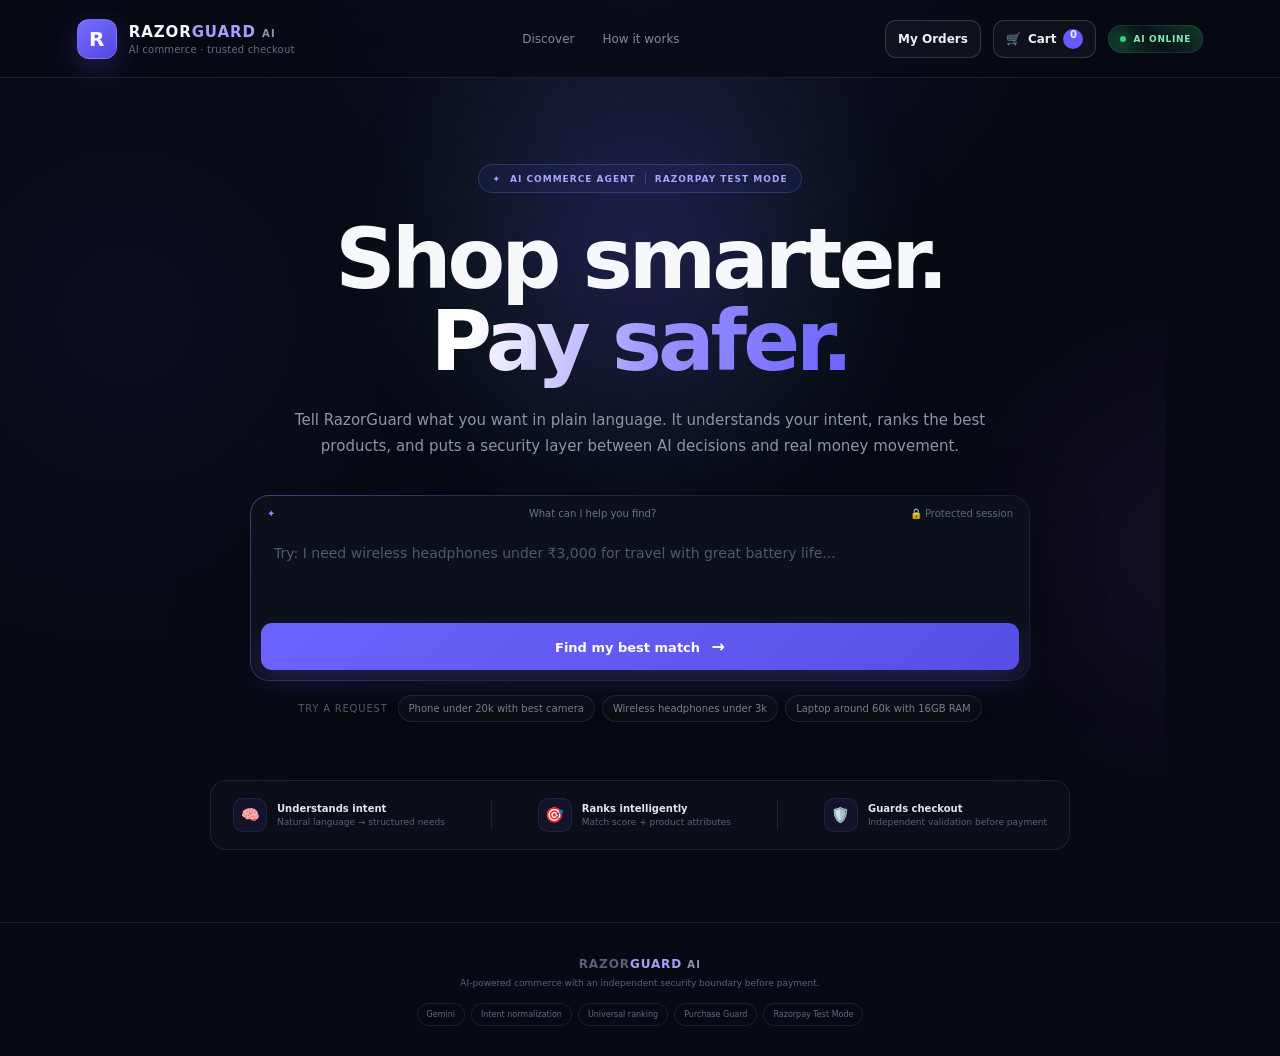
<file: frontend/index.html>
<!DOCTYPE html>
<html lang="en">
<head>
    <meta charset="UTF-8">
    <meta name="viewport" content="width=device-width, initial-scale=1.0">
    <meta name="theme-color" content="#080b16">
    <title>RazorGuard AI — Shop smarter. Pay safer.</title>
    <link rel="stylesheet" href="style.css?v=20260902f">
    <script src="https://checkout.razorpay.com/v1/checkout.js"></script>
<style>
/* INJECTED TO BYPASS CACHE */
.checkout-confirmation-overlay {
    position: fixed !important; top: 0 !important; left: 0 !important; width: 100% !important; height: 100% !important;
    background: rgba(0, 0, 0, 0.75) !important; backdrop-filter: blur(5px) !important;
    display: flex !important; justify-content: center !important; align-items: center !important; z-index: 100000 !important;
}
.checkout-confirmation-modal {
    background: #111 !important; color: #fff !important; width: 400px !important; max-width: 90vw !important;
    border-radius: 12px !important; border: 1px solid rgba(255,255,255,0.1) !important;
    box-shadow: 0 10px 30px rgba(0,0,0,0.5) !important; display: flex !important; flex-direction: column !important; max-height: 90vh !important; overflow-y: auto !important;
}
.checkout-confirmation-header {
    padding: 20px !important; border-bottom: 1px solid rgba(255,255,255,0.1) !important; display: flex !important; justify-content: space-between !important; align-items: flex-start !important;
}
.checkout-test-badge { background: rgba(53,208,127,0.2) !important; color: #35d07f !important; padding: 2px 6px !important; border-radius: 4px !important; font-size: 10px !important; font-weight: bold !important; }
.checkout-confirmation-header h2 { margin: 10px 0 5px !important; font-size: 18px !important; }
.checkout-confirmation-header p { margin: 0 !important; font-size: 12px !important; color: #aaa !important; }
.checkout-close-button { background: none !important; border: none !important; color: #aaa !important; font-size: 24px !important; cursor: pointer !important; }
.checkout-confirmation-body { padding: 20px !important; }
.checkout-items { max-height: 200px !important; overflow-y: auto !important; margin-bottom: 15px !important; }
.checkout-item { display: flex !important; justify-content: space-between !important; padding: 10px 0 !important; border-bottom: 1px solid rgba(255,255,255,0.05) !important; font-size: 14px !important; }
.checkout-item div { display: flex !important; flex-direction: column !important; }
.checkout-item span { font-size: 12px !important; color: #aaa !important; }
.checkout-summary { margin-bottom: 15px !important; }
.checkout-summary-row { display: flex !important; justify-content: space-between !important; font-size: 14px !important; margin-bottom: 5px !important; color: #ccc !important; }
.checkout-total-row { font-size: 16px !important; font-weight: bold !important; color: #fff !important; border-top: 1px solid rgba(255,255,255,0.1) !important; padding-top: 10px !important; margin-top: 10px !important; }
.checkout-verification { display: flex !important; flex-direction: column !important; gap: 5px !important; margin-bottom: 20px !important; font-size: 12px !important; color: #35d07f !important; }
.checkout-confirmation-footer { display: flex !important; justify-content: flex-end !important; gap: 10px !important; }
.checkout-cancel-action { padding: 10px 15px !important; background: transparent !important; color: #aaa !important; border: 1px solid rgba(255,255,255,0.2) !important; border-radius: 6px !important; cursor: pointer !important; }
.checkout-confirm-action { padding: 10px 15px !important; background: #635bff !important; color: #fff !important; border: none !important; border-radius: 6px !important; cursor: pointer !important; font-weight: bold !important; }
.checkout-confirm-action:hover { background: #524ade !important; }
.razorguard-premium-panel {
    background: linear-gradient(145deg, rgba(13,17,28,0.98), rgba(7,10,18,0.99));
    border: 1px solid rgba(139,124,255,0.3);
    border-radius: 16px;
    padding: 30px;
    color: white;
    text-align: center;
    box-shadow: 0 25px 60px rgba(0,0,0,0.6), 0 0 40px rgba(139,124,255,0.1) inset;
    width: 420px;
    max-width: 90vw;
    font-family: var(--font-family, sans-serif);
    position: relative;
    max-height: 90vh; overflow-y: auto;
}

.panel-header { margin-bottom: 25px; }
.shield-icon { font-size: 32px; display: block; margin-bottom: 10px; }
.panel-header h2 { font-size: 16px; font-weight: 800; letter-spacing: 1px; color: #fff; margin: 0; }
.panel-header p { font-size: 10px; color: #a3abc0; margin-top: 4px; text-transform: uppercase; letter-spacing: 1px; }

.risk-widget {
    display: flex;
    flex-direction: column;
    align-items: center;
    margin-bottom: 25px;
}
.risk-score-circle {
    width: 80px;
    height: 80px;
    border-radius: 50%;
    display: flex;
    flex-direction: column;
    align-items: center;
    justify-content: center;
    background: rgba(255,255,255,0.03);
    border: 2px solid #35d07f;
    box-shadow: 0 0 15px rgba(53,208,127,0.2);
    margin-bottom: 10px;
}
.risk-score-value { font-size: 24px; font-weight: 800; line-height: 1; }
.risk-score-max { font-size: 10px; color: #69748a; margin-top: 2px; }
.risk-level-label { font-size: 11px; font-weight: 700; letter-spacing: 1px; color: #35d07f; }

.risk-low .risk-score-circle { border-color: #35d07f; box-shadow: 0 0 15px rgba(53,208,127,0.2); }
.risk-low .risk-level-label { color: #35d07f; }
.risk-medium .risk-score-circle { border-color: #f5a623; box-shadow: 0 0 15px rgba(245,166,35,0.2); }
.risk-medium .risk-level-label { color: #f5a623; }
.risk-high .risk-score-circle { border-color: #ff4a4a; box-shadow: 0 0 15px rgba(255,74,74,0.2); }
.risk-high .risk-level-label { color: #ff4a4a; }

.security-verification {
    text-align: left;
    margin-bottom: 25px;
    background: rgba(0,0,0,0.2);
    border-radius: 12px;
    padding: 16px;
}
.security-verification h3 { font-size: 10px; color: #7d8799; text-transform: uppercase; letter-spacing: 1px; margin: 0 0 12px 0; border-bottom: 1px solid rgba(255,255,255,0.05); padding-bottom: 8px;}
.check-list { list-style: none; padding: 0; margin: 0; }
.scan-step {
    display: flex;
    justify-content: space-between;
    font-size: 11px;
    margin-bottom: 10px;
    color: #e0e5eb;
    position: relative;
}
.scan-step:last-child { margin-bottom: 0; }

.scan-status.verified { color: #35d07f; font-weight: 600; }
.scan-status.failed { color: #ff4a4a; font-weight: 600; }
.scan-status.checking { color: #f5a623; font-style: italic; }

.panel-divider { border: 0; height: 1px; background: rgba(255,255,255,0.05); margin: 25px 0; }

.security-boundary-visual {
    display: flex;
    flex-direction: column;
    align-items: center;
    gap: 8px;
    margin-bottom: 25px;
    font-size: 9px;
    font-weight: 700;
    letter-spacing: 1px;
}
.boundary-row { display: flex; align-items: center; justify-content: center; gap: 10px; width: 100%; }
.boundary-node { padding: 6px 10px; border-radius: 6px; background: rgba(255,255,255,0.05); border: 1px solid rgba(255,255,255,0.1); }
.boundary-node.ai { color: #b4bdcc; }
.boundary-node.security { color: #fff; background: rgba(139,124,255,0.15); border-color: rgba(139,124,255,0.5); }
.boundary-node.razorpay { color: #35d07f; background: rgba(53,208,127,0.1); border-color: rgba(53,208,127,0.3); }
.boundary-arrow, .boundary-arrow-down { color: #5f6a7d; font-size: 12px; }

.decision-status { display: flex; align-items: center; justify-content: center; gap: 8px; font-size: 14px; font-weight: 800; margin-bottom: 25px; letter-spacing: 1px; }
.decision-dot { width: 8px; height: 8px; border-radius: 50%; background: #35d07f; box-shadow: 0 0 10px #35d07f; animation: pulse 2s infinite; }
.risk-low .decision-dot { background: #35d07f; box-shadow: 0 0 10px #35d07f; }
.risk-medium .decision-dot { background: #f5a623; box-shadow: 0 0 10px #f5a623; }
.risk-high .decision-dot { background: #ff4a4a; box-shadow: 0 0 10px #ff4a4a; }

.risk-low { color: #35d07f; }
.risk-medium { color: #f5a623; }
.risk-high { color: #ff4a4a; }

.panel-actions .continue-btn, .panel-actions .cancel-btn {
    width: 100%;
    padding: 14px;
    border-radius: 8px;
    border: 0;
    font-size: 13px;
    font-weight: 700;
    cursor: pointer;
    transition: all 0.2s;
}
.continue-btn { background: #fff; color: #000; box-shadow: 0 4px 15px rgba(255,255,255,0.15); }
.continue-btn:hover { background: #e0e5eb; transform: translateY(-1px); }
.cancel-btn { background: rgba(255,74,74,0.1); color: #ff4a4a; border: 1px solid rgba(255,74,74,0.3); }
.cancel-btn:hover { background: rgba(255,74,74,0.2); }

/* RazorGuard Purchase Protection Panel */
.checkout-security-panel {
    background: rgba(0,0,0,0.6);
    border: 1px solid rgba(255,255,255,0.1);
    border-radius: 8px;
    padding: 16px;
    margin-top: 20px;
    color: #e0e5eb;
}
.checkout-security-panel h3 {
    margin-top: 0;
    color: #fff;
    font-size: 1.1rem;
}
.checkout-security-panel .security-checks {
    margin-top: 12px;
}
.checkout-security-panel .security-check-item {
    display: flex;
    justify-content: space-between;
    padding: 4px 0;
    font-size: 0.9rem;
    border-bottom: 1px solid rgba(255,255,255,0.05);
}
.checkout-security-panel .security-check-item:last-child { border-bottom: none; }
.checkout-security-panel .check-name { text-transform: capitalize; }
.checkout-security-panel .check-result.passed { color: #35d07f; }
.checkout-security-panel .check-result.failed { color: #ff4a4a; }
.checkout-security-panel .risk-info {
    margin-top: 12px;
    font-size: 0.9rem;
    display: flex;
    gap: 12px;
    flex-wrap: wrap;
    color: #cbd5e1;
}

/* Animation Classes */
@keyframes slideDown { from { opacity: 0; transform: translateY(-20px); } to { opacity: 1; transform: translateY(0); } }
.slide-in-1 { animation: slideDown 0.3s ease forwards 0.2s; opacity: 0; }
.slide-in-2 { animation: slideDown 0.3s ease forwards 0.5s; opacity: 0; }
.slide-in-3 { animation: slideDown 0.3s ease forwards 0.8s; opacity: 0; }
.slide-in-4 { animation: slideDown 0.3s ease forwards 1.1s; opacity: 0; }
.slide-in-5 { animation: slideDown 0.3s ease forwards 1.4s; opacity: 0; }
.slide-in-6 { animation: slideDown 0.3s ease forwards 1.8s; opacity: 0; }
.slide-in-7 { animation: slideDown 0.3s ease forwards 2.2s; opacity: 0; }
.slide-in-8 { animation: slideDown 0.3s ease forwards 2.6s; opacity: 0; }

@keyframes pulse { 0% { opacity: 0.6; transform: scale(1); } 50% { opacity: 1; transform: scale(1.2); } 100% { opacity: 0.6; transform: scale(1); } }

/* Scanner Line Animation */
.razorguard-premium-panel::before {
    content: '';
    position: absolute;
    top: -100px;
    left: 0;
    width: 100%;
    height: 100px;
    background: linear-gradient(to bottom, transparent, rgba(139,124,255,0.15));
    border-bottom: 2px solid rgba(139,124,255,0.6);
    animation: scanLine 2.6s linear forwards;
    pointer-events: none;
}

/* SIMPLE PAGE-LOAD FADE-IN */
.header, .hero-badge, .hero h1, .hero-lead, .search-shell, .examples, .hero-proof {
    opacity: 0;
    animation: pageFadeIn 0.6s ease forwards;
}
.header       { animation-delay: 0s; }
.hero-badge   { animation-delay: 0.1s; }
.hero h1      { animation-delay: 0.2s; }
.hero-lead    { animation-delay: 0.3s; }
.search-shell { animation-delay: 0.4s; }
.examples     { animation-delay: 0.5s; }
.hero-proof   { animation-delay: 0.6s; }

@keyframes pageFadeIn {
    from { opacity: 0; }
    to   { opacity: 1; }
}

/* PRODUCT CARDS — fade + rise when results render */
.product-card {
    opacity: 0;
    animation: cardRiseIn 0.5s ease forwards;
}
.product-card:nth-child(1) { animation-delay: 0.05s; }
.product-card:nth-child(2) { animation-delay: 0.1s; }
.product-card:nth-child(3) { animation-delay: 0.15s; }
.product-card:nth-child(4) { animation-delay: 0.2s; }
.product-card:nth-child(5) { animation-delay: 0.25s; }
.product-card:nth-child(6) { animation-delay: 0.3s; }

@keyframes cardRiseIn {
    from { opacity: 0; transform: translateY(12px); }
    to   { opacity: 1; transform: translateY(0); }
}

/* BUTTONS — gentle hover scale */
#searchBtn, .example-btn, .add-to-cart-button, .continue-btn, .checkout-button {
    transition: transform 0.15s ease, box-shadow 0.15s ease;
}
#searchBtn:hover, .example-btn:hover, .add-to-cart-button:hover,
.continue-btn:hover, .checkout-button:hover {
    transform: scale(1.03);
}

/* STATUS DOT — soft pulse to feel "live" */
.status-dot {
    display: inline-block;
    animation: statusPulse 2s ease-in-out infinite;
}
@keyframes statusPulse {
    0%, 100% { opacity: 1; box-shadow: 0 0 0 0 rgba(53,208,127,0.5); }
    50%      { opacity: 0.7; box-shadow: 0 0 0 4px rgba(53,208,127,0); }
}

/* CART COUNT — small pop when it changes */
.cart-count {
    display: inline-block;
    transition: transform 0.2s ease;
}
.cart-count.bump {
    animation: cartBump 0.3s ease;
}
@keyframes cartBump {
    0%   { transform: scale(1); }
    40%  { transform: scale(1.4); }
    100% { transform: scale(1); }
}

/* ===== RAZORGUARD PANEL — CHECKOUT SCAN SEQUENCE ===== */

/* Panel itself settles in */
.razorguard-premium-panel {
    animation: panelSettleIn 0.4s ease forwards;
}
@keyframes panelSettleIn {
    from { opacity: 0; transform: scale(0.96); }
    to   { opacity: 1; transform: scale(1); }
}

/* Shield icon: subtle breathing pulse while "guarding" */
.shield-icon {
    display: inline-block;
    animation: shieldBreathe 2.4s ease-in-out infinite;
}
@keyframes shieldBreathe {
    0%, 100% { transform: scale(1); }
    50%      { transform: scale(1.08); }
}

/* Risk score circle: draws itself in like a radial scan */
.risk-score-circle {
    animation: scoreCircleIn 0.6s cubic-bezier(0.34, 1.56, 0.64, 1) 0.3s both;
}
@keyframes scoreCircleIn {
    from { opacity: 0; transform: scale(0.5); }
    to   { opacity: 1; transform: scale(1); }
}

/* Risk score number: counts up visually via a quick fade/scale settle */
.risk-score-value {
    animation: scoreValuePop 0.4s ease 0.6s both;
}
@keyframes scoreValuePop {
    from { opacity: 0; transform: translateY(4px); }
    to   { opacity: 1; transform: translateY(0); }
}

/* Each scan-step line appears in sequence, like a live checklist */
.scan-step {
    opacity: 0;
    animation: scanStepIn 0.35s ease forwards;
}
.scan-step:nth-child(1) { animation-delay: 0.7s; }
.scan-step:nth-child(2) { animation-delay: 0.95s; }
.scan-step:nth-child(3) { animation-delay: 1.2s; }
.scan-step:nth-child(4) { animation-delay: 1.45s; }
.scan-step:nth-child(5) { animation-delay: 1.7s; }
@keyframes scanStepIn {
    from { opacity: 0; transform: translateX(-6px); }
    to   { opacity: 1; transform: translateX(0); }
}

/* "verified" status flips in with a quick flash once its step appears */
.scan-status.verified {
    animation: verifiedFlash 0.4s ease;
}
@keyframes verifiedFlash {
    0%   { opacity: 0; }
    50%  { opacity: 1; text-shadow: 0 0 8px rgba(53,208,127,0.6); }
    100% { opacity: 1; text-shadow: none; }
}

/* Decision dot + status row settle in last, after all checks */
.decision-status {
    opacity: 0;
    animation: decisionReveal 0.4s ease 1.9s forwards;
}
@keyframes decisionReveal {
    from { opacity: 0; transform: translateY(6px); }
    to   { opacity: 1; transform: translateY(0); }
}

/* Continue/Cancel buttons arrive last, after the decision is shown */
.panel-actions {
    opacity: 0;
    animation: actionsReveal 0.4s ease 2.1s forwards;
}
@keyframes actionsReveal {
    from { opacity: 0; }
    to   { opacity: 1; }
}

/* EXTRA PREMIUM ANIMATIONS */
.product-card {
    transition: transform 0.3s cubic-bezier(0.175, 0.885, 0.32, 1.275), box-shadow 0.3s ease !important;
}
.product-card:hover {
    transform: translateY(-4px) scale(1.02);
    box-shadow: 0 12px 30px rgba(139, 124, 255, 0.15);
    z-index: 10;
}

.top-nav a {
    transition: color 0.2s ease, text-shadow 0.2s ease;
}
.top-nav a:hover {
    color: #fff;
    text-shadow: 0 0 8px rgba(255, 255, 255, 0.5);
}

.search-input:focus {
    box-shadow: 0 0 0 4px rgba(139, 124, 255, 0.2);
    border-color: rgba(139, 124, 255, 0.6);
    outline: none;
    transition: all 0.3s ease;
}

.logo-icon {
    animation: gentleFloat 6s ease-in-out infinite;
}
@keyframes gentleFloat {
    0%, 100% { transform: translateY(0); }
    50% { transform: translateY(-3px); }
}

.checkout-button, #searchBtn {
    position: relative;
    overflow: hidden;
}
.checkout-button::after, #searchBtn::after {
    content: '';
    position: absolute;
    top: -50%;
    left: -100%;
    width: 50%;
    height: 200%;
    background: linear-gradient(to right, transparent, rgba(255,255,255,0.3), transparent);
    transform: rotate(45deg);
    transition: left 0.6s ease;
}
.checkout-button:hover::after, #searchBtn:hover::after {
    left: 150%;
}

/* --- SUPER PREMIUM ADDITIONS --- */

/* Ambient breathing glow behind the main hero */
.hero::before {
    content: '';
    position: absolute;
    top: 20%;
    left: 50%;
    width: 600px;
    height: 600px;
    transform: translate(-50%, -50%);
    background: radial-gradient(circle, rgba(139,124,255,0.08) 0%, rgba(53,208,127,0.03) 40%, transparent 70%);
    pointer-events: none;
    z-index: -1;
    animation: ambientBreathe 8s ease-in-out infinite alternate;
}
@keyframes ambientBreathe {
    0%   { opacity: 0.5; transform: translate(-50%, -50%) scale(0.9); }
    100% { opacity: 1; transform: translate(-50%, -45%) scale(1.1); }
}

/* Wiggle the cart icon on hover */
.cart-button:hover .cart-button-icon {
    animation: cartWiggle 0.4s ease-in-out;
}
@keyframes cartWiggle {
    0%, 100% { transform: rotate(0deg); }
    25% { transform: rotate(-10deg); }
    75% { transform: rotate(10deg); }
}

/* Soft glowing border on the AI Online status */
.status {
    position: relative;
    overflow: visible;
}
.status::before {
    content: '';
    position: absolute;
    top: -1px; left: -1px; right: -1px; bottom: -1px;
    border-radius: 20px;
    background: linear-gradient(45deg, rgba(53,208,127,0.3), transparent, rgba(53,208,127,0.3));
    z-index: -1;
    animation: borderSpin 4s linear infinite;
    opacity: 0.7;
}
@keyframes borderSpin {
    0% { filter: hue-rotate(0deg); opacity: 0.5; }
    50% { opacity: 1; }
    100% { filter: hue-rotate(360deg); opacity: 0.5; }
}
</style>
</head>
<body>
<div class="app">

    <header class="header">
        <div class="brand-lockup">
            <div class="logo-icon">R</div>
            <div class="brand-copy">
                <div class="brand-name">RAZOR<span>GUARD</span> <em>AI</em></div>
                <div class="brand-subtitle">AI commerce · trusted checkout</div>
            </div>
        </div>

        <nav class="top-nav" aria-label="Main navigation">
            <a href="#results">Discover</a>
            <a href="#trust">How it works</a>
        </nav>

        <div class="header-actions">
            <button id="ordersButton" class="orders-button" type="button">
                <span>My Orders</span>
            </button>
            <button id="cartButton" class="cart-button" type="button">
                <span class="cart-button-icon">🛒</span>
                <span>Cart</span>
                <span id="cartCount" class="cart-count">0</span>
            </button>
            <div class="status"><span class="status-dot"></span>AI ONLINE</div>
        </div>
    </header>

    <main>
        <section class="hero">
            <div class="hero-glow hero-glow-one"></div>
            <div class="hero-glow hero-glow-two"></div>

            <div class="hero-badge"><span>✦</span> AI COMMERCE AGENT <span class="badge-divider"></span> RAZORPAY TEST MODE</div>

            <h1>Shop smarter.<br><span>Pay safer.</span></h1>
            <p class="hero-lead">
                Tell RazorGuard what you want in plain language. It understands your intent,
                ranks the best products, and puts a security layer between AI decisions and real money movement.
            </p>

            <div class="search-shell">
                <div class="search-topline">
                    <span class="search-spark">✦</span>
                    <span>What can I help you find?</span>
                    <span class="secure-mini">🔒 Protected session</span>
                </div>
                <div class="search-box">
                    <textarea id="userInput" placeholder="Try: I need wireless headphones under ₹3,000 for travel with great battery life..." rows="3"></textarea>
                    <button id="searchBtn" type="button">
                        <span id="searchText">Find my best match <span class="button-arrow">→</span></span>
                        <span id="loadingText" class="hidden"><span class="spinner"></span> Understanding your request…</span>
                    </button>
                </div>
            </div>

            <div class="examples">
                <span class="examples-label">Try a request</span>
                <button class="example-btn" type="button">Phone under 20k with best camera</button>
                <button class="example-btn" type="button">Wireless headphones under 3k</button>
                <button class="example-btn" type="button">Laptop around 60k with 16GB RAM</button>
            </div>

            <div id="pipeline-visualization" class="pipeline-visualization hidden">
                <div class="pipeline-header">
                    <span class="pipeline-title">AI COMMERCE PIPELINE</span>
                </div>
                <div class="pipeline-stages">
                    <div class="pipeline-stage" id="stage-intent_parser">
                        <div class="stage-indicator">○</div>
                        <div class="stage-name">Intent Parser</div>
                    </div>
                    <div class="pipeline-arrow">→</div>
                    <div class="pipeline-stage" id="stage-intent_normalizer">
                        <div class="stage-indicator">○</div>
                        <div class="stage-name">Intent Normalizer</div>
                    </div>
                    <div class="pipeline-arrow">→</div>
                    <div class="pipeline-stage" id="stage-catalog_search">
                        <div class="stage-indicator">○</div>
                        <div class="stage-name">Catalog Search</div>
                    </div>
                    <div class="pipeline-arrow">→</div>
                    <div class="pipeline-stage" id="stage-product_ranking">
                        <div class="stage-indicator">○</div>
                        <div class="stage-name">Product Ranking</div>
                    </div>
                    <div class="pipeline-arrow">→</div>
                    <div class="pipeline-stage" id="stage-recommendations_ready">
                        <div class="stage-indicator">○</div>
                        <div class="stage-name">Recommendations Ready</div>
                    </div>
                </div>
            </div>

            <div class="hero-proof" id="trust">
                <div class="proof-item"><span class="proof-icon">🧠</span><div><strong>Understands intent</strong><small>Natural language → structured needs</small></div></div>
                <div class="proof-line"></div>
                <div class="proof-item"><span class="proof-icon">🎯</span><div><strong>Ranks intelligently</strong><small>Match score + product attributes</small></div></div>
                <div class="proof-line"></div>
                <div class="proof-item"><span class="proof-icon">🛡️</span><div><strong>Guards checkout</strong><small>Independent validation before payment</small></div></div>
            </div>
        </section>

        <section id="results" class="results hidden">
            <div class="intent-card">
                <div class="intent-card-top">
                    <div class="section-title">
                        <span class="section-icon">🧠</span>
                        <div>
                            <div class="eyebrow">AGENT INSIGHT</div>
                            <h3>Here's what I understood</h3>
                            <p>Your request is converted into precise shopping signals.</p>
                        </div>
                    </div>
                    <div class="intent-live"><span></span> Intent parsed</div>
                </div>
                <div id="intentContent" class="intent-content"></div>
            </div>

            <div class="section-heading">
                <div>
                    <div class="eyebrow">PERSONALIZED DISCOVERY</div>
                    <h2>Best matches <span>for you</span></h2>
                    <p id="candidateCount"></p>
                </div>
                <div class="ranking-note"><span>✦</span> Ranked by RazorGuard AI</div>
            </div>

            <div id="products" class="products"></div>
        </section>

        <div id="errorBox" class="error-box hidden"></div>

        <section id="cartSection" class="cart-section hidden">
            <div class="cart-header">
                <div class="cart-title">
                    <span class="section-icon">🛒</span>
                    <div>
                        <div class="eyebrow">YOUR SELECTION</div>
                        <h2>Your cart</h2>
                        <p>Review everything before protected checkout.</p>
                    </div>
                </div>
                <button id="closeCartButton" class="close-cart-button" type="button" aria-label="Close cart">✕</button>
            </div>

            <div id="cartItems" class="cart-items"></div>

            <div id="emptyCart" class="empty-cart">
                <div class="empty-cart-icon">🛍️</div>
                <h3>Your cart is waiting</h3>
                <p>Add a recommendation and we'll take care of the protected checkout.</p>
            </div>

            <div id="cartSummary" class="cart-summary hidden">
                <div class="summary-row"><span>Items</span><span id="cartItemCount">0</span></div>
                <div class="summary-row"><span>Subtotal</span><strong id="cartSubtotal">₹0</strong></div>
                <div class="summary-divider"></div>
                <div class="summary-row total-row"><span>Total</span><strong id="cartTotal">₹0</strong></div>
                <div class="protected-checkout-note"><span>🛡️</span> RazorGuard protection runs before Razorpay.</div>
                <button id="checkoutButton" class="checkout-button" type="button">Proceed to protected checkout <span>→</span></button>
            </div>
        </section>

        <div id="cartToast" class="cart-toast hidden"></div>
        
        <!-- Order Success View -->
        <section id="order-success-view" class="results hidden">
            <div style="max-width: 540px; margin: 40px auto; padding: 50px 30px; text-align: center; background: linear-gradient(145deg, rgba(53,208,127,0.05), rgba(255,255,255,0.02)); border: 1px solid rgba(53,208,127,0.15); border-radius: 20px; box-shadow: 0 20px 60px rgba(0,0,0,0.15);">
                <div style="margin: 0 auto 20px; width: 44px; height: 44px; border-radius: 50%; background: rgba(53,208,127,0.1); border: 1px solid rgba(53,208,127,0.3); color: #35d07f; display: flex; align-items: center; justify-content: center; font-size: 22px;">✓</div>
                <h2 style="color: #35d07f; font-size: 12px; letter-spacing: 2px; font-weight: 800;">PAYMENT VERIFIED</h2>
                <h3 style="color: #fff; margin-top: 8px; font-size: 26px; font-weight: 850; letter-spacing: -1px;">ORDER CONFIRMED</h3>
                <p style="margin-top: 16px; color: #cbd5e1; font-size: 13px; line-height: 1.6;">Your purchase has been successfully verified<br>and protected by RazorGuard.</p>
                
                <div id="successOrderIds" style="margin-top: 25px; margin-bottom: 5px; font-size: 11px; color: #8c96a9; background: rgba(0,0,0,0.4); border: 1px solid rgba(255,255,255,0.05); padding: 12px; border-radius: 10px;"></div>
                <div id="successOrderItems" class="checkout-items hidden" style="display: none;"></div>
                
                <div style="display: flex; justify-content: center; gap: 12px; margin-top: 30px;">
                    <button id="viewSuccessOrderBtn" class="add-to-cart-button" type="button" style="padding: 12px 24px; font-size: 12px;">View Order</button>
                    <button id="continueShoppingBtn" class="product-link" type="button" style="padding: 12px 24px; font-size: 12px; cursor: pointer; background: transparent;">Continue Shopping</button>
                </div>
            </div>
        </section>

        <!-- My Orders View -->
        <section id="orders-view" class="results hidden">
            <div style="margin-bottom: 20px;">
                <button id="backToShopFromOrdersBtn" class="checkout-cancel-action" type="button">← Back to Shop</button>
            </div>
            <div class="section-heading">
                <div>
                    <div class="eyebrow">ORDER HISTORY</div>
                    <h2>My <span>Orders</span></h2>
                </div>
                <div class="ranking-note"><span>🛡️</span> Verified by PurchaseGuard</div>
            </div>
            <div id="ordersList" style="display: flex; flex-direction: column; gap: 15px; margin-top: 20px;"></div>
        </section>

        <!-- Order Details View -->
        <section id="order-details-view" class="results hidden">
            <div style="margin-bottom: 20px;">
                <button id="backToOrdersBtn" class="checkout-cancel-action" type="button">← Back to Orders</button>
            </div>
            <div class="section-heading">
                <div>
                    <div class="eyebrow" id="detailOrderDate"></div>
                    <h2 id="detailOrderId"></h2>
                </div>
            </div>
            
            <div style="display: grid; grid-template-columns: 1fr; gap: 20px; margin-top: 20px;">
                <!-- Products -->
                <div style="background: rgba(0,0,0,0.4); padding: 20px; border-radius: 12px; border: 1px solid rgba(255,255,255,0.05);">
                    <h3 style="font-size: 14px; margin-top: 0; color: #a3abc0; border-bottom: 1px solid rgba(255,255,255,0.1); padding-bottom: 10px;">PRODUCTS</h3>
                    <div id="detailOrderItems" style="margin-top: 15px;"></div>
                </div>

                <!-- Payment Info -->
                <div style="background: rgba(0,0,0,0.4); padding: 20px; border-radius: 12px; border: 1px solid rgba(255,255,255,0.05);">
                    <h3 style="font-size: 14px; margin-top: 0; color: #a3abc0; border-bottom: 1px solid rgba(255,255,255,0.1); padding-bottom: 10px;">PAYMENT</h3>
                    <div id="detailPaymentInfo" style="margin-top: 15px; display: grid; grid-template-columns: 1fr 1fr; gap: 10px; font-size: 14px; color: #e0e5eb;"></div>
                </div>

                <!-- Purchase Guard -->
                <div class="razorguard-premium-panel" style="width: 100%; max-width: 100%; text-align: left; padding: 20px; box-sizing: border-box;">
                    <div class="panel-header" style="margin-bottom: 15px; display: flex; align-items: center; gap: 10px;">
                        <span class="shield-icon" style="font-size: 24px; margin: 0;">🛡️</span>
                        <div>
                            <h2>PURCHASE GUARD</h2>
                            <p style="margin: 0;">SECURITY REPORT</p>
                        </div>
                    </div>
                    
                    <div id="detailGuardScore" style="display: flex; align-items: center; gap: 20px; margin-bottom: 20px;"></div>
                    
                    <div class="security-verification" style="margin-bottom: 0;">
                        <h3>SECURITY VERIFICATION</h3>
                        <ul id="detailGuardChecks" class="check-list"></ul>
                        <div id="detailGuardExplanation" style="margin-top: 15px; font-size: 12px; color: #a3abc0; border-top: 1px dashed rgba(255,255,255,0.1); padding-top: 10px;"></div>
                    </div>
                </div>
            </div>
        </section>
    </main>

    <!-- JUDGE MODE OBSERVABILITY PANEL -->
    <div id="judgeModePanel" class="judge-mode-panel hidden">
        <div class="judge-mode-header" onclick="document.getElementById('judgeModePanel').classList.toggle('collapsed')">
            <div class="judge-mode-title">
                <span class="judge-icon">⚖️</span>
                <span>HOW RAZORGUARD HANDLED THIS</span>
            </div>
            <button type="button" class="judge-toggle">↕</button>
        </div>
        <div class="judge-mode-content">
            <div class="judge-layer">
                <div class="judge-layer-title">AI UNDERSTANDING</div>
                <ul id="judgeLayerAI" class="judge-list">
                    <li class="judge-step" id="j-step-intent"><span class="j-icon">○</span> <span class="j-text">Intent extracted</span></li>
                </ul>
            </div>
            <div class="judge-layer">
                <div class="judge-layer-title">APPLICATION ENFORCEMENT</div>
                <ul id="judgeLayerApp" class="judge-list">
                    <li class="judge-step" id="j-step-catalog"><span class="j-icon">○</span> <span class="j-text">Hard constraints enforced</span></li>
                    <li class="judge-step" id="j-step-rank"><span class="j-icon">○</span> <span class="j-text">Recommendations ranked</span></li>
                    <li class="judge-step" id="j-step-explain"><span class="j-icon">○</span> <span class="j-text">Recommendations explained</span></li>
                </ul>
            </div>
            <div class="judge-layer">
                <div class="judge-layer-title">FINANCIAL AUTHORITY</div>
                <ul id="judgeLayerFin" class="judge-list">
                    <li class="judge-step" id="j-step-confirm"><span class="j-icon">○</span> <span class="j-text">Explicit confirmation received</span></li>
                    <li class="judge-step" id="j-step-price"><span class="j-icon">○</span> <span class="j-text">Server price calculated</span></li>
                    <li class="judge-step" id="j-step-pg"><span class="j-icon">○</span> <span class="j-text">Purchase Guard evaluated</span></li>
                    <li class="judge-step" id="j-step-razorpay"><span class="j-icon">○</span> <span class="j-text">Razorpay order created</span></li>
                    <li class="judge-step" id="j-step-verify"><span class="j-icon">○</span> <span class="j-text">Payment verified</span></li>
                </ul>
            </div>
        </div>
    </div>

    <footer>
        <div class="footer-brand">RAZOR<span>GUARD</span> <em>AI</em></div>
        <p>AI-powered commerce with an independent security boundary before payment.</p>
        <div class="footer-pills">
            <span>Gemini</span><span>Intent normalization</span><span>Universal ranking</span><span>Purchase Guard</span><span>Razorpay Test Mode</span>
        </div>
    </footer>
</div>
<script src="script.js?v=20260902h"></script>
</body>
</html>
</file>
<file: frontend/style.css>
:root {
    --bg: #070a12;
    --surface: #0d111c;
    --surface-2: #111725;
    --surface-3: #151c2d;
    --line: rgba(255,255,255,.09);
    --line-strong: rgba(255,255,255,.15);
    --text: #f7f8fc;
    --muted: #8993a7;
    --muted-2: #626d82;
    --accent: #635bff;
    --accent-2: #8b7cff;
    --green: #35d07f;
    --shadow: 0 30px 90px rgba(0,0,0,.38);
}

* { margin: 0; padding: 0; box-sizing: border-box; }
html { scroll-behavior: smooth; }
body {
    font-family: Inter, ui-sans-serif, system-ui, -apple-system, BlinkMacSystemFont, "Segoe UI", sans-serif;
    background:
        radial-gradient(circle at 50% -10%, rgba(99,91,255,.15), transparent 32%),
        radial-gradient(circle at 10% 30%, rgba(99,91,255,.055), transparent 25%),
        var(--bg);
    color: var(--text);
    min-height: 100vh;
}
body::before {
    content: "";
    position: fixed;
    inset: 0;
    pointer-events: none;
    opacity: .18;
    background-image: linear-gradient(rgba(255,255,255,.018) 1px, transparent 1px), linear-gradient(90deg, rgba(255,255,255,.018) 1px, transparent 1px);
    background-size: 42px 42px;
    mask-image: linear-gradient(to bottom, black, transparent 75%);
}
button, textarea { font: inherit; }
button { -webkit-tap-highlight-color: transparent; }
.hidden { display: none !important; }

.app { min-height: 100vh; display: flex; flex-direction: column; position: relative; }

/* HEADER */
.header {
    height: 78px; padding: 0 clamp(20px, 6vw, 92px); display: flex; align-items: center; justify-content: space-between;
    border-bottom: 1px solid var(--line); background: rgba(7,10,18,.72); backdrop-filter: blur(22px); position: sticky; top: 0; z-index: 100;
}
.brand-lockup { display: flex; align-items: center; gap: 12px; min-width: 240px; }
.logo-icon {
    width: 40px; height: 40px; border-radius: 12px; display: grid; place-items: center; font-size: 20px; font-weight: 900;
    background: linear-gradient(145deg, #766cff, #5148df); box-shadow: 0 8px 30px rgba(99,91,255,.28); border: 1px solid rgba(255,255,255,.14);
}
.brand-name { font-size: 15px; letter-spacing: .9px; font-weight: 850; }
.brand-name span, .footer-brand span { color: #a59fff; }
.hero { position: relative; max-width: 1050px; margin: 0 auto; padding: 40px 24px 40px; text-align: center; overflow: hidden; }
.hero-glow { position: absolute; width: 340px; height: 340px; border-radius: 50%; filter: blur(80px); pointer-events: none; opacity: .14; }
.hero-glow-one { background: #635bff; top: 20px; left: 50%; transform: translateX(-50%); }
.hero-glow-two { background: #a855f7; top: 300px; right: -200px; opacity: .07; }
.hero > *:not(.hero-glow) { position: relative; z-index: 2; }
.hero-badge { display: inline-flex; align-items: center; gap: 9px; padding: 8px 13px; border: 1px solid rgba(139,124,255,.25); border-radius: 99px; background: rgba(99,91,255,.075); color: #aaa4ff; font-size: 9px; font-weight: 800; letter-spacing: 1px; }
.badge-divider { width: 1px; height: 11px; background: rgba(255,255,255,.15); }
.hero h1 { margin-top: 15px; font-size: clamp(48px, 7vw, 84px); line-height: .98; letter-spacing: -4px; font-weight: 850; }
.hero h1 span { background: linear-gradient(100deg, #fff 10%, #9a91ff 55%, #6c63ff); -webkit-background-clip: text; background-clip: text; color: transparent; }
.hero-lead { max-width: 710px; margin: 16px auto 0; color: #8c96a9; font-size: 15px; line-height: 1.75; }
.search-shell { max-width: 780px; margin: 24px auto 0; padding: 1px; border-radius: 19px; background: linear-gradient(135deg, rgba(139,124,255,.45), rgba(255,255,255,.08), rgba(99,91,255,.2)); box-shadow: 0 24px 70px rgba(0,0,0,.35); }
.search-shell > .search-topline { display: flex; justify-content: space-between; align-items: center; padding: 12px 16px 0; background: #0c101a; border-radius: 18px 18px 0 0; color: #69748a; font-size: 10px; }
.search-spark { color: #938bff; }
.secure-mini { color: #5e687b; }
.search-box { padding: 10px; background: #0c101a; border-radius: 0 0 18px 18px; }
textarea { width: 100%; resize: none; min-height: 60px; border: 0; outline: 0; background: transparent; color: white; padding: 13px 13px 10px; font-size: 14px; line-height: 1.6; }
textarea::placeholder { color: #4e596d; }
#searchBtn, .checkout-button {
    width: 100%; border: 0; border-radius: 11px; padding: 14px 18px; background: linear-gradient(135deg, #6d64ff, #574ee5); color: white; font-weight: 800; cursor: pointer;
    box-shadow: 0 12px 30px rgba(99,91,255,.22); transition: .2s; font-size: 13px;
}
#searchBtn:hover, .checkout-button:hover { transform: translateY(-1px); box-shadow: 0 16px 36px rgba(99,91,255,.32); }
#searchBtn:disabled, .checkout-button:disabled { opacity: .62; cursor: wait; transform: none; }
.button-arrow { margin-left: 7px; font-size: 16px; }
.spinner { display: inline-block; width: 13px; height: 13px; border: 2px solid rgba(255,255,255,.3); border-top-color: white; border-radius: 50%; vertical-align: -2px; margin-right: 7px; animation: spin .7s linear infinite; }
@keyframes spin { to { transform: rotate(360deg); } }
.examples { display: flex; justify-content: center; align-items: center; flex-wrap: wrap; gap: 7px; margin-top: 14px; }
.examples-label { color: #4f596c; font-size: 10px; text-transform: uppercase; letter-spacing: .8px; margin-right: 3px; }
.example-btn { border: 1px solid var(--line); background: rgba(255,255,255,.025); color: #747f92; padding: 7px 10px; border-radius: 99px; cursor: pointer; font-size: 10px; transition: .2s; }
.example-btn:hover { border-color: rgba(139,124,255,.4); color: #bcb8ff; background: rgba(99,91,255,.06); }
.hero-proof { max-width: 860px; margin: 58px auto 0; display: flex; align-items: center; justify-content: space-between; padding: 17px 22px; border: 1px solid var(--line); border-radius: 16px; background: rgba(255,255,255,.02); text-align: left; }
.proof-item { display: flex; align-items: center; gap: 10px; }
.proof-icon { width: 34px; height: 34px; display: grid; place-items: center; border-radius: 10px; background: rgba(99,91,255,.09); border: 1px solid rgba(139,124,255,.12); font-size: 15px; }
.proof-item strong { display: block; font-size: 10px; color: #e2e5ec; }
.proof-item small { display: block; color: #586377; font-size: 9px; margin-top: 3px; }
.proof-line { width: 1px; height: 30px; background: var(--line); }

/* RESULTS */
.results { max-width: 1120px; margin: 0 auto 80px; padding: 0 24px; }
.eyebrow { color: #7169ed; font-size: 9px; letter-spacing: 1.2px; font-weight: 850; }
.intent-card { padding: 22px; margin-bottom: 42px; border: 1px solid var(--line); border-radius: 19px; background: linear-gradient(145deg, rgba(99,91,255,.065), rgba(255,255,255,.02)); box-shadow: 0 20px 60px rgba(0,0,0,.18); }
.intent-card-top { display: flex; justify-content: space-between; align-items: flex-start; gap: 15px; }
.section-title { display: flex; align-items: center; gap: 12px; }
.section-icon { width: 40px; height: 40px; display: grid; place-items: center; border-radius: 12px; background: rgba(99,91,255,.1); border: 1px solid rgba(139,124,255,.13); font-size: 18px; flex: 0 0 auto; }
.section-title h3 { margin-top: 4px; font-size: 17px; }
.section-title p { margin-top: 4px; color: #687389; font-size: 10px; }
.intent-live { padding: 7px 10px; border-radius: 99px; background: rgba(53,208,127,.05); border: 1px solid rgba(53,208,127,.12); color: #76dca4; font-size: 9px; font-weight: 800; }
.intent-live span { display: inline-block; width: 5px; height: 5px; border-radius: 50%; background: var(--green); margin-right: 5px; vertical-align: 1px; }
.intent-content { display: flex; flex-wrap: wrap; gap: 8px; margin-top: 18px; padding-top: 17px; border-top: 1px solid var(--line); }
.intent-tag { padding: 9px 12px; border-radius: 10px; background: rgba(255,255,255,.03); border: 1px solid var(--line); color: #aeb6c7; font-size: 10px; }
.intent-tag strong { color: #aaa4ff; margin-right: 5px; }
.section-heading { display: flex; align-items: flex-end; justify-content: space-between; gap: 20px; margin-bottom: 18px; }
.section-heading h2 { margin-top: 5px; font-size: 27px; letter-spacing: -.8px; }
.section-heading h2 span { color: #7d879b; font-weight: 500; }
.section-heading p { margin-top: 6px; color: #596478; font-size: 10px; }
.ranking-note { padding: 8px 11px; border: 1px solid var(--line); border-radius: 99px; color: #707b90; font-size: 9px; }
.ranking-note span { color: #938bff; margin-right: 4px; }
.products { display: grid; grid-template-columns: repeat(auto-fit, minmax(300px, 1fr)); gap: 16px; }
.product-card { position: relative; overflow: hidden; padding: 18px; background: linear-gradient(150deg, rgba(255,255,255,.035), rgba(255,255,255,.012)); border: 1px solid var(--line); border-radius: 18px; transition: .25s; display: flex; flex-direction: column; height: 100%; }
.product-card::after { content: ""; position: absolute; inset: auto -50px -80px auto; width: 150px; height: 150px; border-radius: 50%; background: rgba(99,91,255,.07); filter: blur(35px); pointer-events: none; }
.product-card:hover { transform: translateY(-4px); border-color: rgba(139,124,255,.32); box-shadow: 0 20px 50px rgba(0,0,0,.28); }
.product-card.best { border-color: rgba(139,124,255,.42); background: linear-gradient(145deg, rgba(99,91,255,.11), rgba(255,255,255,.018)); box-shadow: 0 18px 60px rgba(70,61,180,.11); }
.rank { display: inline-flex; padding: 6px 9px; border-radius: 8px; background: rgba(99,91,255,.1); color: #aaa4ff; font-size: 9px; font-weight: 850; letter-spacing: .6px; margin-bottom: 14px; }
.product-image-wrapper { height: 205px; margin: 0 0 16px; border-radius: 13px; background: #090d16; display: grid; place-items: center; overflow: hidden; border: 1px solid rgba(255,255,255,.055); }
.product-image { width: 100%; height: 100%; object-fit: contain; padding: 14px; transition: transform .3s; }
.product-card:hover .product-image { transform: scale(1.035); }
.product-name { font-size: 16px; line-height: 1.35; margin-bottom: 4px; }
.brand { color: #687389; font-size: 10px; margin-bottom: 13px; }
.price-row { display: flex; justify-content: space-between; align-items: center; gap: 12px; margin-bottom: 16px; }
.price { font-size: 23px; font-weight: 850; letter-spacing: -.5px; }
.rating { color: #e9c95e; font-size: 10px; margin-top: 4px; }
.score { padding: 6px 8px; border-radius: 8px; background: rgba(53,208,127,.07); color: #72d99f; font-size: 9px; font-weight: 800; }
.description { color: #717c91; font-size: 10px; line-height: 1.55; margin-bottom: 14px; }
.attributes { display: flex; flex-wrap: wrap; gap: 6px; margin-bottom: 15px; }
.attribute { padding: 6px 8px; background: rgba(255,255,255,.035); border: 1px solid rgba(255,255,255,.055); border-radius: 7px; color: #a1aabc; font-size: 9px; }
.stock { color: #65d597; font-size: 9px; font-weight: 700; margin-bottom: 14px; }
.why { border-top: 1px solid var(--line); padding-top: 13px; }
.why-title { color: #687389; font-size: 9px; margin-bottom: 7px; font-weight: 850; letter-spacing: .8px; }
.why-item { color: #9ba5b7; font-size: 9px; margin: 5px 0; line-height: 1.4; }
.why-item::before { content: "✓"; color: var(--green); margin-right: 6px; font-weight: 900; }
.product-actions { display: flex; gap: 8px; align-items: center; flex-wrap: wrap; margin-top: auto; padding-top: 16px; }
.add-to-cart-button { border: 0; background: linear-gradient(135deg, #6b63ff, #554cdf); color: white; padding: 10px 13px; border-radius: 9px; cursor: pointer; font-weight: 800; font-size: 10px; transition: .2s; }
.add-to-cart-button:hover { transform: translateY(-1px); box-shadow: 0 10px 24px rgba(99,91,255,.25); }
.product-link { display: inline-flex; align-items: center; justify-content: center; padding: 9px 12px; border: 1px solid var(--line-strong); border-radius: 9px; color: #9da8bd; text-decoration: none; font-weight: 700; font-size: 10px; }
.product-link:hover { background: rgba(255,255,255,.04); color: white; }

/* PRICE COMPARISON */
.price-comparison { margin-top: 15px; padding: 12px; border: 1px solid var(--line); border-radius: 11px; background: rgba(255,255,255,.018); }
.price-comparison-header { display: flex; justify-content: space-between; gap: 10px; color: #b3bbca; font-size: 9px; font-weight: 800; }
.comparison-status { color: #69748a; font-weight: 600; }
.comparison-note { color: #606b7e; font-size: 9px; line-height: 1.45; margin-top: 7px; }
.offer-row { display: flex; justify-content: space-between; gap: 10px; padding: 9px 0; border-bottom: 1px solid rgba(255,255,255,.05); }
.offer-row:last-child { border-bottom: 0; padding-bottom: 0; }
.lowest-offer { color: white; }
.merchant-name { font-size: 9px; font-weight: 800; }
.merchant-meta { margin-top: 4px; }
.demo-badge, .verified-badge { font-size: 7px; letter-spacing: .5px; color: #687389; }
.offer-details { text-align: right; }
.offer-price { font-size: 10px; font-weight: 800; }
.offer-shipping, .offer-delivery { color: #626d80; font-size: 8px; margin-top: 2px; }

/* CART */
.cart-section { width: min(1120px, calc(100% - 48px)); margin: 30px auto 80px; padding: 25px; background: rgba(13,17,28,.94); border: 1px solid var(--line); border-radius: 20px; box-shadow: var(--shadow); }
.cart-header { display: flex; align-items: flex-start; justify-content: space-between; gap: 20px; margin-bottom: 22px; }
.cart-title { display: flex; gap: 12px; align-items: center; }
.cart-title h2 { margin-top: 4px; font-size: 22px; }
.cart-title p { margin-top: 4px; color: #69748a; font-size: 10px; }
.close-cart-button { border: 1px solid var(--line); background: rgba(255,255,255,.035); color: #b4bdcc; border-radius: 9px; padding: 8px 11px; cursor: pointer; }
.close-cart-button:hover { background: rgba(255,255,255,.08); color: white; }
.empty-cart { text-align: center; padding: 45px 20px; color: #657084; }
.empty-cart-icon { font-size: 38px; margin-bottom: 10px; }
.empty-cart h3 { color: #dfe3eb; font-size: 16px; margin-bottom: 5px; }
.empty-cart p { font-size: 10px; }
.cart-items { display: flex; flex-direction: column; gap: 10px; }
.cart-item { display: flex; align-items: center; justify-content: space-between; gap: 18px; padding: 13px; background: rgba(255,255,255,.025); border: 1px solid var(--line); border-radius: 12px; }
.cart-item-info { display: flex; align-items: center; gap: 12px; min-width: 0; }
.cart-item-image, .cart-item-placeholder { width: 58px; height: 58px; object-fit: contain; border-radius: 9px; background: #080c14; border: 1px solid var(--line); flex: 0 0 auto; }
.cart-item-details h3 { font-size: 11px; line-height: 1.35; }
.cart-item-details p { color: #667185; font-size: 9px; margin-top: 3px; }
.cart-item-controls { display: flex; align-items: center; gap: 9px; }
.quantity-button { width: 27px; height: 27px; border: 1px solid var(--line); background: rgba(255,255,255,.035); color: white; border-radius: 7px; cursor: pointer; }
.quantity-button:hover { background: rgba(255,255,255,.08); }
.quantity { min-width: 18px; text-align: center; font-size: 10px; font-weight: 800; }
.cart-item-total { min-width: 75px; text-align: right; font-size: 11px; font-weight: 800; }
.remove-cart-button { border: 0; background: transparent; color: #7e5e68; cursor: pointer; font-size: 14px; }
.remove-cart-button:hover { color: #ef8b9d; }
.cart-summary { margin-top: 18px; padding-top: 18px; border-top: 1px solid var(--line); max-width: 430px; margin-left: auto; }
.summary-row { display: flex; justify-content: space-between; margin-bottom: 10px; color: #7d8799; font-size: 10px; }
.summary-row strong { color: #edf0f5; }
.summary-divider { height: 1px; background: var(--line); margin: 14px 0; }
.summary-row.total-row { font-size: 19px; color: white; font-weight: 800; }
.protected-checkout-note { margin: 14px 0 10px; padding: 9px 10px; border: 1px solid rgba(53,208,127,.1); background: rgba(53,208,127,.035); border-radius: 9px; color: #72b88f; font-size: 9px; }
.checkout-button span { float: right; font-size: 16px; line-height: 12px; }

/* ERROR / TOAST / FOOTER */
.error-box { max-width: 900px; margin: 20px auto; padding: 13px 15px; border-radius: 11px; background: rgba(239,68,68,.07); border: 1px solid rgba(239,68,68,.18); color: #f0a6b1; font-size: 11px; }
.cart-toast { position: fixed; right: 22px; bottom: 22px; z-index: 9999; padding: 12px 16px; border-radius: 10px; background: #151c2b; border: 1px solid rgba(139,124,255,.25); color: white; box-shadow: 0 15px 45px rgba(0,0,0,.4); font-size: 10px; }
footer { margin-top: auto; padding: 34px 24px 30px; text-align: center; border-top: 1px solid var(--line); color: #566176; }
.footer-brand { font-size: 12px; font-weight: 850; letter-spacing: .9px; }
footer p { margin: 7px auto 15px; font-size: 9px; }
.footer-pills { display: flex; justify-content: center; flex-wrap: wrap; gap: 6px; }
.footer-pills span { padding: 6px 9px; border: 1px solid var(--line); border-radius: 99px; color: #5f6a7d; font-size: 8px; }

@media (max-width: 800px) {
    .top-nav { display: none; }
    .brand-lockup, .header-actions { min-width: auto; }
    .status { display: none; }
    .hero { padding-top: 65px; }
    .hero h1 { letter-spacing: -2.5px; }
    .hero-proof { flex-direction: column; align-items: stretch; gap: 13px; }
    .proof-line { width: 100%; height: 1px; }
    .section-heading { align-items: flex-start; flex-direction: column; }
    .ranking-note { align-self: flex-start; }
}
@media (max-width: 600px) {
    .header { height: 68px; padding: 0 16px; }
    .brand-subtitle { display: none; }
    .brand-name { font-size: 13px; }
    .hero { padding: 55px 17px 55px; }
    .hero h1 { font-size: 48px; }
    .hero-lead { font-size: 13px; }
    .search-shell > .search-topline { font-size: 8px; }
    .secure-mini { display: none; }
    .examples-label { width: 100%; margin-bottom: 2px; }
    .results { padding: 0 17px; }
    .products { grid-template-columns: 1fr; }
    .intent-card, .cart-section { padding: 18px; }
}

/* HEADER */
.header {
    height: 78px; padding: 0 clamp(20px, 6vw, 92px); display: flex; align-items: center; justify-content: space-between;
    border-bottom: 1px solid var(--line); background: rgba(7,10,18,.72); backdrop-filter: blur(22px); position: sticky; top: 0; z-index: 100;
}
.brand-lockup { display: flex; align-items: center; gap: 12px; min-width: 240px; }
.logo-icon {
    width: 40px; height: 40px; border-radius: 12px; display: grid; place-items: center; font-size: 20px; font-weight: 900;
    background: linear-gradient(145deg, #766cff, #5148df); box-shadow: 0 8px 30px rgba(99,91,255,.28); border: 1px solid rgba(255,255,255,.14);
}
.brand-name { font-size: 15px; letter-spacing: .9px; font-weight: 850; }
.brand-name span, .footer-brand span { color: #a59fff; }
.brand-name em, .footer-brand em { color: #8b95aa; font-style: normal; font-size: 10px; letter-spacing: 1.3px; }
.brand-subtitle { color: var(--muted-2); font-size: 10px; margin-top: 3px; letter-spacing: .2px; }
.top-nav { display: flex; gap: 28px; }
.top-nav a { color: #7f899c; text-decoration: none; font-size: 12px; transition: .2s; }
.top-nav a:hover { color: white; }
.header-actions { display: flex; align-items: center; gap: 12px; min-width: 240px; justify-content: flex-end; }
.orders-button, .cart-button {
    border: 1px solid var(--line-strong); background: rgba(255,255,255,.035); color: #eef0f6; padding: 9px 12px; border-radius: 11px; cursor: pointer;
    display: inline-flex; align-items: center; gap: 7px; font-size: 12px; font-weight: 700; transition: .2s; height: 38px;
}
.orders-button:hover, .cart-button:hover { background: rgba(255,255,255,.07); border-color: rgba(255,255,255,.2); transform: translateY(-1px); }
.cart-count { min-width: 20px; height: 20px; padding: 0 5px; display: inline-grid; place-items: center; border-radius: 99px; background: var(--accent); font-size: 10px; }
.status { display: inline-flex; align-items: center; gap: 7px; padding: 8px 11px; border: 1px solid rgba(53,208,127,.15); border-radius: 99px; background: rgba(53,208,127,.055); color: #8ae7b5; font-size: 9px; font-weight: 800; letter-spacing: .7px; }
.status-dot { width: 6px; height: 6px; border-radius: 50%; background: var(--green); box-shadow: 0 0 12px rgba(53,208,127,.9); }

/* HERO */
.brand-subtitle { color: var(--muted-2); font-size: 10px; margin-top: 3px; letter-spacing: .2px; }
.top-nav { display: flex; gap: 28px; }
.top-nav a { color: #7f899c; text-decoration: none; font-size: 12px; transition: .2s; }
.top-nav a:hover { color: white; }
.header-actions { display: flex; align-items: center; gap: 12px; min-width: 240px; justify-content: flex-end; }
.orders-button, .cart-button {
    border: 1px solid var(--line-strong); background: rgba(255,255,255,.035); color: #eef0f6; padding: 9px 12px; border-radius: 11px; cursor: pointer;
    display: inline-flex; align-items: center; gap: 7px; font-size: 12px; font-weight: 700; transition: .2s; height: 38px;
}
.orders-button:hover, .cart-button:hover { background: rgba(255,255,255,.07); border-color: rgba(255,255,255,.2); transform: translateY(-1px); }
.cart-count { min-width: 20px; height: 20px; padding: 0 5px; display: inline-grid; place-items: center; border-radius: 99px; background: var(--accent); font-size: 10px; }
.status { display: inline-flex; align-items: center; gap: 7px; padding: 8px 11px; border: 1px solid rgba(53,208,127,.15); border-radius: 99px; background: rgba(53,208,127,.055); color: #8ae7b5; font-size: 9px; font-weight: 800; letter-spacing: .7px; }
.status-dot { width: 6px; height: 6px; border-radius: 50%; background: var(--green); box-shadow: 0 0 12px rgba(53,208,127,.9); }

/* HERO */
.hero { position: relative; max-width: 1050px; margin: 0 auto; padding: 86px 24px 72px; text-align: center; overflow: hidden; }
.hero-glow { position: absolute; width: 340px; height: 340px; border-radius: 50%; filter: blur(80px); pointer-events: none; opacity: .14; }
.hero-glow-one { background: #635bff; top: 20px; left: 50%; transform: translateX(-50%); }
.hero-glow-two { background: #a855f7; top: 300px; right: -200px; opacity: .07; }
.hero > *:not(.hero-glow) { position: relative; z-index: 2; }
.hero-badge { display: inline-flex; align-items: center; gap: 9px; padding: 8px 13px; border: 1px solid rgba(139,124,255,.25); border-radius: 99px; background: rgba(99,91,255,.075); color: #aaa4ff; font-size: 9px; font-weight: 800; letter-spacing: 1px; }
.badge-divider { width: 1px; height: 11px; background: rgba(255,255,255,.15); }
.hero h1 { margin-top: 25px; font-size: clamp(48px, 7vw, 84px); line-height: .98; letter-spacing: -4px; font-weight: 850; }
.hero h1 span { background: linear-gradient(100deg, #fff 10%, #9a91ff 55%, #6c63ff); -webkit-background-clip: text; background-clip: text; color: transparent; }
.hero-lead { max-width: 710px; margin: 24px auto 0; color: #8c96a9; font-size: 15px; line-height: 1.75; }
.search-shell { max-width: 780px; margin: 36px auto 0; padding: 1px; border-radius: 19px; background: linear-gradient(135deg, rgba(139,124,255,.45), rgba(255,255,255,.08), rgba(99,91,255,.2)); box-shadow: 0 24px 70px rgba(0,0,0,.35); }
.search-shell > .search-topline { display: flex; justify-content: space-between; align-items: center; padding: 12px 16px 0; background: #0c101a; border-radius: 18px 18px 0 0; color: #69748a; font-size: 10px; }
.search-spark { color: #938bff; }
.secure-mini { color: #5e687b; }
.search-box { padding: 10px; background: #0c101a; border-radius: 0 0 18px 18px; }
textarea { width: 100%; resize: none; min-height: 86px; border: 0; outline: 0; background: transparent; color: white; padding: 13px 13px 10px; font-size: 14px; line-height: 1.6; }
textarea::placeholder { color: #4e596d; }
#searchBtn, .checkout-button {
    width: 100%; border: 0; border-radius: 11px; padding: 14px 18px; background: linear-gradient(135deg, #6d64ff, #574ee5); color: white; font-weight: 800; cursor: pointer;
    box-shadow: 0 12px 30px rgba(99,91,255,.22); transition: .2s; font-size: 13px;
}
#searchBtn:hover, .checkout-button:hover { transform: translateY(-1px); box-shadow: 0 16px 36px rgba(99,91,255,.32); }
#searchBtn:disabled, .checkout-button:disabled { opacity: .62; cursor: wait; transform: none; }
.button-arrow { margin-left: 7px; font-size: 16px; }
.spinner { display: inline-block; width: 13px; height: 13px; border: 2px solid rgba(255,255,255,.3); border-top-color: white; border-radius: 50%; vertical-align: -2px; margin-right: 7px; animation: spin .7s linear infinite; }
@keyframes spin { to { transform: rotate(360deg); } }
.examples { display: flex; justify-content: center; align-items: center; flex-wrap: wrap; gap: 7px; margin-top: 14px; }
.examples-label { color: #4f596c; font-size: 10px; text-transform: uppercase; letter-spacing: .8px; margin-right: 3px; }
.example-btn { border: 1px solid var(--line); background: rgba(255,255,255,.025); color: #747f92; padding: 7px 10px; border-radius: 99px; cursor: pointer; font-size: 10px; transition: .2s; }
.example-btn:hover { border-color: rgba(139,124,255,.4); color: #bcb8ff; background: rgba(99,91,255,.06); }
.hero-proof { max-width: 860px; margin: 58px auto 0; display: flex; align-items: center; justify-content: space-between; padding: 17px 22px; border: 1px solid var(--line); border-radius: 16px; background: rgba(255,255,255,.02); text-align: left; }
.proof-item { display: flex; align-items: center; gap: 10px; }
.proof-icon { width: 34px; height: 34px; display: grid; place-items: center; border-radius: 10px; background: rgba(99,91,255,.09); border: 1px solid rgba(139,124,255,.12); font-size: 15px; }
.proof-item strong { display: block; font-size: 10px; color: #e2e5ec; }
.proof-item small { display: block; color: #586377; font-size: 9px; margin-top: 3px; }
.proof-line { width: 1px; height: 30px; background: var(--line); }

/* RESULTS */
.hero-results-state { padding: 20px 24px 0; }
.hero-results-state h1, .hero-results-state .hero-lead, .hero-results-state .hero-badge, .hero-results-state .examples, .hero-results-state .hero-proof, .hero-results-state .hero-glow { display: none; }
.results { max-width: 1120px; margin: 0 auto 80px; padding: 0 24px; }
.eyebrow { color: #7169ed; font-size: 9px; letter-spacing: 1.2px; font-weight: 850; }
.intent-card { padding: 22px; margin-bottom: 42px; border: 1px solid var(--line); border-radius: 19px; background: linear-gradient(145deg, rgba(99,91,255,.065), rgba(255,255,255,.02)); box-shadow: 0 20px 60px rgba(0,0,0,.18); }
.intent-card-top { display: flex; justify-content: space-between; align-items: flex-start; gap: 15px; }
.section-title { display: flex; align-items: center; gap: 12px; }
.section-icon { width: 40px; height: 40px; display: grid; place-items: center; border-radius: 12px; background: rgba(99,91,255,.1); border: 1px solid rgba(139,124,255,.13); font-size: 18px; flex: 0 0 auto; }
.section-title h3 { margin-top: 4px; font-size: 17px; }
.section-title p { margin-top: 4px; color: #687389; font-size: 10px; }
.intent-live { padding: 7px 10px; border-radius: 99px; background: rgba(53,208,127,.05); border: 1px solid rgba(53,208,127,.12); color: #76dca4; font-size: 9px; font-weight: 800; }
.intent-live span { display: inline-block; width: 5px; height: 5px; border-radius: 50%; background: var(--green); margin-right: 5px; vertical-align: 1px; }
.intent-content { display: flex; flex-wrap: wrap; gap: 8px; margin-top: 18px; padding-top: 17px; border-top: 1px solid var(--line); }
.intent-tag { padding: 9px 12px; border-radius: 10px; background: rgba(255,255,255,.03); border: 1px solid var(--line); color: #aeb6c7; font-size: 10px; }
.intent-tag strong { color: #aaa4ff; margin-right: 5px; }
.section-heading { display: flex; align-items: flex-end; justify-content: space-between; gap: 20px; margin-bottom: 18px; }
.section-heading h2 { margin-top: 5px; font-size: 27px; letter-spacing: -.8px; }
.section-heading h2 span { color: #7d879b; font-weight: 500; }
.section-heading p { margin-top: 6px; color: #596478; font-size: 10px; }
.ranking-note { padding: 8px 11px; border: 1px solid var(--line); border-radius: 99px; color: #707b90; font-size: 9px; }
.ranking-note span { color: #938bff; margin-right: 4px; }
.products { display: grid; grid-template-columns: repeat(auto-fit, minmax(300px, 1fr)); gap: 16px; }
.product-card { position: relative; overflow: hidden; padding: 18px; background: linear-gradient(150deg, rgba(255,255,255,.035), rgba(255,255,255,.012)); border: 1px solid var(--line); border-radius: 18px; transition: .25s; }
.product-card::after { content: ""; position: absolute; inset: auto -50px -80px auto; width: 150px; height: 150px; border-radius: 50%; background: rgba(99,91,255,.07); filter: blur(35px); pointer-events: none; }
.product-card:hover { transform: translateY(-4px); border-color: rgba(139,124,255,.32); box-shadow: 0 20px 50px rgba(0,0,0,.28); }
.product-card.best { border-color: rgba(139,124,255,.42); background: linear-gradient(145deg, rgba(99,91,255,.11), rgba(255,255,255,.018)); box-shadow: 0 18px 60px rgba(70,61,180,.11); }
.rank { display: inline-flex; padding: 6px 9px; border-radius: 8px; background: rgba(99,91,255,.1); color: #aaa4ff; font-size: 9px; font-weight: 850; letter-spacing: .6px; margin-bottom: 14px; }
.product-image-wrapper { height: 205px; margin: 0 0 16px; border-radius: 13px; background: #090d16; display: grid; place-items: center; overflow: hidden; border: 1px solid rgba(255,255,255,.055); }
.product-image { width: 100%; height: 100%; object-fit: contain; padding: 14px; transition: transform .3s; }
.product-card:hover .product-image { transform: scale(1.035); }
.product-name { font-size: 16px; line-height: 1.35; margin-bottom: 4px; }
.brand { color: #687389; font-size: 10px; margin-bottom: 13px; }
.price-row { display: flex; justify-content: space-between; align-items: center; gap: 12px; margin-bottom: 16px; }
.price { font-size: 23px; font-weight: 850; letter-spacing: -.5px; }
.rating { color: #e9c95e; font-size: 10px; margin-top: 4px; }
.score { padding: 6px 8px; border-radius: 8px; background: rgba(53,208,127,.07); color: #72d99f; font-size: 9px; font-weight: 800; }
.description { color: #717c91; font-size: 10px; line-height: 1.55; margin-bottom: 14px; }
.attributes { display: flex; flex-wrap: wrap; gap: 6px; margin-bottom: 15px; }
.attribute { padding: 6px 8px; background: rgba(255,255,255,.035); border: 1px solid rgba(255,255,255,.055); border-radius: 7px; color: #a1aabc; font-size: 9px; }
.stock { color: #65d597; font-size: 9px; font-weight: 700; margin-bottom: 14px; }
.why { border-top: 1px solid var(--line); padding-top: 13px; }
.why-title { color: #687389; font-size: 9px; margin-bottom: 7px; font-weight: 850; letter-spacing: .8px; }
.why-item { color: #9ba5b7; font-size: 9px; margin: 5px 0; line-height: 1.4; }
.why-item::before { content: "✓"; color: var(--green); margin-right: 6px; font-weight: 900; }
.product-actions { display: flex; gap: 8px; align-items: center; flex-wrap: wrap; margin-top: 16px; }
.add-to-cart-button { border: 0; background: linear-gradient(135deg, #6b63ff, #554cdf); color: white; padding: 10px 13px; border-radius: 9px; cursor: pointer; font-weight: 800; font-size: 10px; transition: .2s; }
.add-to-cart-button:hover { transform: translateY(-1px); box-shadow: 0 10px 24px rgba(99,91,255,.25); }
.product-link { display: inline-flex; align-items: center; justify-content: center; padding: 9px 12px; border: 1px solid var(--line-strong); border-radius: 9px; color: #9da8bd; text-decoration: none; font-weight: 700; font-size: 10px; }
.product-link:hover { background: rgba(255,255,255,.04); color: white; }

/* PRICE COMPARISON */
.price-comparison { margin-top: 15px; padding: 12px; border: 1px solid var(--line); border-radius: 11px; background: rgba(255,255,255,.018); }
.price-comparison-header { display: flex; justify-content: space-between; gap: 10px; color: #b3bbca; font-size: 9px; font-weight: 800; }
.comparison-status { color: #69748a; font-weight: 600; }
.comparison-note { color: #606b7e; font-size: 9px; line-height: 1.45; margin-top: 7px; }
.offer-row { display: flex; justify-content: space-between; gap: 10px; padding: 9px 0; border-bottom: 1px solid rgba(255,255,255,.05); }
.offer-row:last-child { border-bottom: 0; padding-bottom: 0; }
.lowest-offer { color: white; }
.merchant-name { font-size: 9px; font-weight: 800; }
.merchant-meta { margin-top: 4px; }
.demo-badge, .verified-badge { font-size: 7px; letter-spacing: .5px; color: #687389; }
.offer-details { text-align: right; }
.offer-price { font-size: 10px; font-weight: 800; }
.offer-shipping, .offer-delivery { color: #626d80; font-size: 8px; margin-top: 2px; }

/* CART */
.cart-section { width: min(1120px, calc(100% - 48px)); margin: 30px auto 80px; padding: 25px; background: rgba(13,17,28,.94); border: 1px solid var(--line); border-radius: 20px; box-shadow: var(--shadow); }
.cart-header { display: flex; align-items: flex-start; justify-content: space-between; gap: 20px; margin-bottom: 22px; }
.cart-title { display: flex; gap: 12px; align-items: center; }
.cart-title h2 { margin-top: 4px; font-size: 22px; }
.cart-title p { margin-top: 4px; color: #69748a; font-size: 10px; }
.close-cart-button { border: 1px solid var(--line); background: rgba(255,255,255,.035); color: #b4bdcc; border-radius: 9px; padding: 8px 11px; cursor: pointer; }
.close-cart-button:hover { background: rgba(255,255,255,.08); color: white; }
.empty-cart { text-align: center; padding: 45px 20px; color: #657084; }
.empty-cart-icon { font-size: 38px; margin-bottom: 10px; }
.empty-cart h3 { color: #dfe3eb; font-size: 16px; margin-bottom: 5px; }
.empty-cart p { font-size: 10px; }
.cart-items { display: flex; flex-direction: column; gap: 10px; }
.cart-item { display: flex; align-items: center; justify-content: space-between; gap: 18px; padding: 13px; background: rgba(255,255,255,.025); border: 1px solid var(--line); border-radius: 12px; }
.cart-item-info { display: flex; align-items: center; gap: 12px; min-width: 0; }
.cart-item-image, .cart-item-placeholder { width: 58px; height: 58px; object-fit: contain; border-radius: 9px; background: #080c14; border: 1px solid var(--line); flex: 0 0 auto; }
.cart-item-details h3 { font-size: 11px; line-height: 1.35; }
.cart-item-details p { color: #667185; font-size: 9px; margin-top: 3px; }
.cart-item-controls { display: flex; align-items: center; gap: 9px; }
.quantity-button { width: 27px; height: 27px; border: 1px solid var(--line); background: rgba(255,255,255,.035); color: white; border-radius: 7px; cursor: pointer; }
.quantity-button:hover { background: rgba(255,255,255,.08); }
.quantity { min-width: 18px; text-align: center; font-size: 10px; font-weight: 800; }
.cart-item-total { min-width: 75px; text-align: right; font-size: 11px; font-weight: 800; }
.remove-cart-button { border: 0; background: transparent; color: #7e5e68; cursor: pointer; font-size: 14px; }
.remove-cart-button:hover { color: #ef8b9d; }
.cart-summary { margin-top: 18px; padding-top: 18px; border-top: 1px solid var(--line); max-width: 430px; margin-left: auto; }
.summary-row { display: flex; justify-content: space-between; margin-bottom: 10px; color: #7d8799; font-size: 10px; }
.summary-row strong { color: #edf0f5; }
.summary-divider { height: 1px; background: var(--line); margin: 14px 0; }
.summary-row.total-row { font-size: 19px; color: white; font-weight: 800; }
.protected-checkout-note { margin: 14px 0 10px; padding: 9px 10px; border: 1px solid rgba(53,208,127,.1); background: rgba(53,208,127,.035); border-radius: 9px; color: #72b88f; font-size: 9px; }
.checkout-button span { float: right; font-size: 16px; line-height: 12px; }

/* ERROR / TOAST / FOOTER */
.error-box { max-width: 900px; margin: 20px auto; padding: 13px 15px; border-radius: 11px; background: rgba(239,68,68,.07); border: 1px solid rgba(239,68,68,.18); color: #f0a6b1; font-size: 11px; }
.cart-toast { position: fixed; right: 22px; bottom: 22px; z-index: 9999; padding: 12px 16px; border-radius: 10px; background: #151c2b; border: 1px solid rgba(139,124,255,.25); color: white; box-shadow: 0 15px 45px rgba(0,0,0,.4); font-size: 10px; }
footer { margin-top: auto; padding: 34px 24px 30px; text-align: center; border-top: 1px solid var(--line); color: #566176; }
.footer-brand { font-size: 12px; font-weight: 850; letter-spacing: .9px; }
footer p { margin: 7px auto 15px; font-size: 9px; }
.footer-pills { display: flex; justify-content: center; flex-wrap: wrap; gap: 6px; }
.footer-pills span { padding: 6px 9px; border: 1px solid var(--line); border-radius: 99px; color: #5f6a7d; font-size: 8px; }

@media (max-width: 800px) {
    .top-nav { display: none; }
    .brand-lockup, .header-actions { min-width: auto; }
    .status { display: none; }
    .hero { padding-top: 65px; }
    .hero h1 { letter-spacing: -2.5px; }
    .hero-proof { flex-direction: column; align-items: stretch; gap: 13px; }
    .proof-line { width: 100%; height: 1px; }
    .section-heading { align-items: flex-start; flex-direction: column; }
    .ranking-note { align-self: flex-start; }
}
@media (max-width: 600px) {
    .header { height: 68px; padding: 0 16px; }
    .brand-subtitle { display: none; }
    .brand-name { font-size: 13px; }
    .hero { padding: 55px 17px 55px; }
    .hero h1 { font-size: 48px; }
    .hero-lead { font-size: 13px; }
    .search-shell > .search-topline { font-size: 8px; }
    .secure-mini { display: none; }
    .examples-label { width: 100%; margin-bottom: 2px; }
    .results { padding: 0 17px; }
    .products { grid-template-columns: 1fr; }
    .intent-card, .cart-section { padding: 18px; }
    .cart-section { width: calc(100% - 34px); }
    .cart-item { align-items: flex-start; flex-direction: column; }
    .cart-item-controls { width: 100%; justify-content: flex-end; }
    .cart-item-total { min-width: auto; }
}

/* ==========================================================
   RAZORGUARD PREMIUM PURCHASE PROTECTION PANEL
   ========================================================== */
.razorguard-premium-panel {
    background: linear-gradient(145deg, rgba(13,17,28,0.98), rgba(7,10,18,0.99));
    border: 1px solid rgba(139,124,255,0.3);
    border-radius: 16px;
    padding: 30px;
    color: white;
    text-align: center;
    box-shadow: 0 25px 60px rgba(0,0,0,0.6), 0 0 40px rgba(139,124,255,0.1) inset;
    width: 420px;
    max-width: 90vw;
    font-family: var(--font-family, sans-serif);
    position: relative;
    overflow: hidden;
}

.panel-header { margin-bottom: 25px; }
.shield-icon { font-size: 32px; display: block; margin-bottom: 10px; }
.panel-header h2 { font-size: 16px; font-weight: 800; letter-spacing: 1px; color: #fff; margin: 0; }
.panel-header p { font-size: 10px; color: #a3abc0; margin-top: 4px; text-transform: uppercase; letter-spacing: 1px; }

.risk-widget {
    display: flex;
    flex-direction: column;
    align-items: center;
    margin-bottom: 25px;
}
.risk-score-circle {
    width: 80px;
    height: 80px;
    border-radius: 50%;
    display: flex;
    flex-direction: column;
    align-items: center;
    justify-content: center;
    background: rgba(255,255,255,0.03);
    border: 2px solid #35d07f;
    box-shadow: 0 0 15px rgba(53,208,127,0.2);
    margin-bottom: 10px;
}
.risk-score-value { font-size: 24px; font-weight: 800; line-height: 1; }
.risk-score-max { font-size: 10px; color: #69748a; margin-top: 2px; }
.risk-level-label { font-size: 11px; font-weight: 700; letter-spacing: 1px; color: #35d07f; }

.risk-low .risk-score-circle { border-color: #35d07f; box-shadow: 0 0 15px rgba(53,208,127,0.2); }
.risk-low .risk-level-label { color: #35d07f; }
.risk-medium .risk-score-circle { border-color: #f5a623; box-shadow: 0 0 15px rgba(245,166,35,0.2); }
.risk-medium .risk-level-label { color: #f5a623; }
.risk-high .risk-score-circle { border-color: #ff4a4a; box-shadow: 0 0 15px rgba(255,74,74,0.2); }
.risk-high .risk-level-label { color: #ff4a4a; }

.security-verification {
    text-align: left;
    margin-bottom: 25px;
    background: rgba(0,0,0,0.2);
    border-radius: 12px;
    padding: 16px;
}
.security-verification h3 { font-size: 10px; color: #7d8799; text-transform: uppercase; letter-spacing: 1px; margin: 0 0 12px 0; border-bottom: 1px solid rgba(255,255,255,0.05); padding-bottom: 8px;}
.check-list { list-style: none; padding: 0; margin: 0; }
.scan-step {
    display: flex;
    justify-content: space-between;
    font-size: 11px;
    margin-bottom: 10px;
    color: #e0e5eb;
    position: relative;
}
.scan-step:last-child { margin-bottom: 0; }

.scan-status.verified { color: #35d07f; font-weight: 600; }
.scan-status.failed { color: #ff4a4a; font-weight: 600; }
.scan-status.checking { color: #f5a623; font-style: italic; }

.panel-divider { border: 0; height: 1px; background: rgba(255,255,255,0.05); margin: 25px 0; }

.security-boundary-visual {
    display: flex;
    flex-direction: column;
    align-items: center;
    gap: 8px;
    margin-bottom: 25px;
    font-size: 9px;
    font-weight: 700;
    letter-spacing: 1px;
}
.boundary-row { display: flex; align-items: center; justify-content: center; gap: 10px; width: 100%; }
.boundary-node { padding: 6px 10px; border-radius: 6px; background: rgba(255,255,255,0.05); border: 1px solid rgba(255,255,255,0.1); }
.boundary-node.ai { color: #b4bdcc; }
.boundary-node.security { color: #fff; background: rgba(139,124,255,0.15); border-color: rgba(139,124,255,0.5); }
.boundary-node.razorpay { color: #35d07f; background: rgba(53,208,127,0.1); border-color: rgba(53,208,127,0.3); }
.boundary-arrow, .boundary-arrow-down { color: #5f6a7d; font-size: 12px; }

.decision-status { display: flex; align-items: center; justify-content: center; gap: 8px; font-size: 14px; font-weight: 800; margin-bottom: 25px; letter-spacing: 1px; }
.decision-dot { width: 8px; height: 8px; border-radius: 50%; background: #35d07f; box-shadow: 0 0 10px #35d07f; animation: pulse 2s infinite; }
.risk-low .decision-dot { background: #35d07f; box-shadow: 0 0 10px #35d07f; }
.risk-medium .decision-dot { background: #f5a623; box-shadow: 0 0 10px #f5a623; }
.risk-high .decision-dot { background: #ff4a4a; box-shadow: 0 0 10px #ff4a4a; }

.risk-low { color: #35d07f; }
.risk-medium { color: #f5a623; }
.risk-high { color: #ff4a4a; }

.panel-actions .continue-btn, .panel-actions .cancel-btn {
    width: 100%;
    padding: 14px;
    border-radius: 8px;
    border: 0;
    font-size: 13px;
    font-weight: 700;
    cursor: pointer;
    transition: all 0.2s;
}
.continue-btn { background: #fff; color: #000; box-shadow: 0 4px 15px rgba(255,255,255,0.15); }
.continue-btn:hover { background: #e0e5eb; transform: translateY(-1px); }
.cancel-btn { background: rgba(255,74,74,0.1); color: #ff4a4a; border: 1px solid rgba(255,74,74,0.3); }
.cancel-btn:hover { background: rgba(255,74,74,0.2); }

/* RazorGuard Purchase Protection Panel */
.checkout-security-panel {
    background: rgba(0,0,0,0.6);
    border: 1px solid rgba(255,255,255,0.1);
    border-radius: 8px;
    padding: 16px;
    margin-top: 20px;
    color: #e0e5eb;
}
.checkout-security-panel h3 {
    margin-top: 0;
    color: #fff;
    font-size: 1.1rem;
}
.checkout-security-panel .security-checks {
    margin-top: 12px;
}
.checkout-security-panel .security-check-item {
    display: flex;
    justify-content: space-between;
    padding: 4px 0;
    font-size: 0.9rem;
    border-bottom: 1px solid rgba(255,255,255,0.05);
}
.checkout-security-panel .security-check-item:last-child { border-bottom: none; }
.checkout-security-panel .check-name { text-transform: capitalize; }
.checkout-security-panel .check-result.passed { color: #35d07f; }
.checkout-security-panel .check-result.failed { color: #ff4a4a; }
.checkout-security-panel .risk-info {
    margin-top: 12px;
    font-size: 0.9rem;
    display: flex;
    gap: 12px;
    flex-wrap: wrap;
    color: #cbd5e1;
}

/* Animation Classes */
@keyframes slideDown { from { opacity: 0; transform: translateY(-20px); } to { opacity: 1; transform: translateY(0); } }
.slide-in-1 { animation: slideDown 0.3s ease forwards 0.2s; opacity: 0; }
.slide-in-2 { animation: slideDown 0.3s ease forwards 0.5s; opacity: 0; }
.slide-in-3 { animation: slideDown 0.3s ease forwards 0.8s; opacity: 0; }
.slide-in-4 { animation: slideDown 0.3s ease forwards 1.1s; opacity: 0; }
.slide-in-5 { animation: slideDown 0.3s ease forwards 1.4s; opacity: 0; }
.slide-in-6 { animation: slideDown 0.3s ease forwards 1.8s; opacity: 0; }
.slide-in-7 { animation: slideDown 0.3s ease forwards 2.2s; opacity: 0; }
.slide-in-8 { animation: slideDown 0.3s ease forwards 2.6s; opacity: 0; }

@keyframes pulse { 0% { opacity: 0.6; transform: scale(1); } 50% { opacity: 1; transform: scale(1.2); } 100% { opacity: 0.6; transform: scale(1); } }

/* Scanner Line Animation */
.razorguard-premium-panel::before {
    content: '';
    position: absolute;
    top: -100px;
    left: 0;
    width: 100%;
    height: 100px;
    background: linear-gradient(to bottom, transparent, rgba(139,124,255,0.15));
    border-bottom: 2px solid rgba(139,124,255,0.6);
    animation: scanLine 2.6s linear forwards;
    pointer-events: none;
    z-index: 10;
}
@keyframes scanLine {
    0% { top: -100px; opacity: 0; }
    10% { opacity: 1; }
    90% { opacity: 1; }
    100% { top: 100%; opacity: 0; }
}

/* CHECKOUT CONFIRMATION MODAL */
.checkout-confirmation-overlay {
    position: fixed; top: 0; left: 0; width: 100%; height: 100%;
    background: rgba(0, 0, 0, 0.75); backdrop-filter: blur(5px);
    display: flex; justify-content: center; align-items: center; z-index: 10000;
}
.checkout-confirmation-modal {
    background: #111; color: #fff; width: 800px; max-width: 95vw;
    border-radius: 12px; border: 1px solid rgba(255,255,255,0.1);
    box-shadow: 0 10px 30px rgba(0,0,0,0.5); display: flex; flex-direction: column; overflow: hidden; max-height: 90vh;
}
.checkout-confirmation-header {
    padding: 20px; border-bottom: 1px solid rgba(255,255,255,0.1); display: flex; justify-content: space-between; align-items: flex-start;
}
.checkout-test-badge { background: rgba(53,208,127,0.2); color: #35d07f; padding: 2px 6px; border-radius: 4px; font-size: 10px; font-weight: bold; }
.checkout-confirmation-header h2 { margin: 10px 0 5px; font-size: 18px; }
.checkout-confirmation-header p { margin: 0; font-size: 12px; color: #aaa; }
.checkout-close-button { background: none; border: none; color: #aaa; font-size: 24px; cursor: pointer; }

.checkout-confirmation-body {
    padding: 20px;
    display: flex;
    gap: 20px;
    overflow-y: auto;
}

@media (max-width: 768px) {
    .checkout-confirmation-body {
        flex-direction: column;
    }
}

.checkout-customer-details {
    flex: 1;
    background: rgba(255,255,255,0.02);
    border-radius: 8px;
    padding: 15px;
    border: 1px solid rgba(255,255,255,0.05);
}
.checkout-customer-details h3 {
    margin: 0 0 15px 0;
    font-size: 14px;
    color: #fff;
    border-bottom: 1px solid rgba(255,255,255,0.1);
    padding-bottom: 8px;
}
.form-group {
    margin-bottom: 12px;
}
.form-row {
    display: flex;
    gap: 10px;
}
.form-group.half {
    flex: 1;
}
.form-group label {
    display: block;
    margin-bottom: 5px;
    font-size: 11px;
    color: #aaa;
    text-transform: uppercase;
    letter-spacing: 0.5px;
}
.form-input {
    width: 100%;
    padding: 10px;
    background: rgba(0,0,0,0.3);
    border: 1px solid rgba(255,255,255,0.1);
    border-radius: 6px;
    color: #fff;
    font-size: 13px;
    transition: all 0.2s;
    box-sizing: border-box;
}
.form-input:focus {
    border-color: #635bff;
    outline: none;
    box-shadow: 0 0 0 2px rgba(99,91,255,0.2);
}

.checkout-order-summary {
    flex: 1;
    display: flex;
    flex-direction: column;
}

.checkout-items { max-height: 150px; overflow-y: auto; margin-bottom: 15px; border-bottom: 1px solid rgba(255,255,255,0.1); padding-bottom: 10px; }
.checkout-item { display: flex; justify-content: space-between; padding: 8px 0; border-bottom: 1px dashed rgba(255,255,255,0.05); font-size: 13px; }
.checkout-item:last-child { border-bottom: none; }
.checkout-item div { display: flex; flex-direction: column; }
.checkout-item span { font-size: 11px; color: #aaa; margin-top: 4px; }
.checkout-summary { margin-bottom: 15px; background: rgba(0,0,0,0.2); padding: 15px; border-radius: 8px; }
.checkout-summary-row { display: flex; justify-content: space-between; font-size: 13px; margin-bottom: 8px; color: #ccc; }
.checkout-total-row { font-size: 16px; font-weight: bold; color: #fff; border-top: 1px solid rgba(255,255,255,0.1); padding-top: 10px; margin-top: 10px; }
.checkout-verification { display: flex; flex-direction: column; gap: 5px; margin-bottom: 20px; font-size: 11px; color: #35d07f; padding: 10px; background: rgba(53,208,127,0.05); border-radius: 6px; border: 1px solid rgba(53,208,127,0.1); }
.checkout-confirmation-footer { display: flex; justify-content: flex-end; gap: 10px; margin-top: auto; }
.checkout-cancel-action { padding: 10px 15px; background: transparent; color: #aaa; border: 1px solid rgba(255,255,255,0.2); border-radius: 6px; cursor: pointer; font-size: 13px; }
.checkout-confirm-action { padding: 10px 15px; background: #635bff; color: #fff; border: none; border-radius: 6px; cursor: pointer; font-weight: bold; font-size: 13px; }
.checkout-confirm-action:hover { background: #524ade; }

/* AI PIPELINE VISUALIZATION */
.pipeline-visualization {
    background: var(--surface-2);
    border: 1px solid var(--line);
    border-radius: 12px;
    padding: 16px 24px;
    margin: 20px 0;
    box-shadow: var(--shadow);
}
.pipeline-header {
    display: flex;
    justify-content: center;
    border-bottom: 1px solid var(--line);
    padding-bottom: 10px;
    margin-bottom: 15px;
}
.pipeline-title {
    font-size: 11px;
    font-weight: 700;
    color: var(--muted-2);
    letter-spacing: 1.5px;
}
.pipeline-stages {
    display: flex;
    flex-direction: row;
    justify-content: space-between;
    align-items: center;
    flex-wrap: nowrap;
    overflow-x: auto;
    gap: 10px;
}
.pipeline-stage {
    display: flex;
    align-items: center;
    gap: 6px;
    opacity: 0.4;
    transition: all 0.3s ease;
    white-space: nowrap;
}
.pipeline-stage.running {
    opacity: 1;
}
.pipeline-stage.running .stage-indicator {
    color: #35d07f;
    animation: pulse 1s infinite;
}
.pipeline-stage.completed {
    opacity: 0.8;
}
.pipeline-stage.completed .stage-indicator {
    color: #35d07f;
}
.pipeline-stage.error {
    opacity: 1;
}
.pipeline-stage.error .stage-indicator {
    color: #ff4a4a;
}
.stage-indicator {
    font-size: 14px;
    color: var(--muted-2);
}
.stage-name {
    font-weight: 600;
    font-size: 12px;
    color: var(--text);
}
.pipeline-arrow {
    color: var(--line);
    font-size: 12px;
}


/* ======================================================
   MERCHANT INSIGHT CARD
   ====================================================== */
.merchant-insight-card {
    background-color: #1a1a2e;
    border: 1px solid #4d4dff;
    border-radius: 8px;
    padding: 20px;
    margin: 20px 0;
    box-shadow: 0 4px 15px rgba(77, 77, 255, 0.2);
    color: #e0e0e0;
}

.insight-header {
    display: flex;
    align-items: center;
    margin-bottom: 15px;
    border-bottom: 1px solid #333;
    padding-bottom: 10px;
}

.insight-icon {
    font-size: 1.5rem;
    margin-right: 10px;
}

.insight-header h3 {
    margin: 0;
    color: #4d4dff;
    font-size: 1.2rem;
}

.insight-body p {
    margin: 8px 0;
    font-size: 0.95rem;
    line-height: 1.4;
}

.insight-body strong {
    color: #fff;
}

.insight-alternatives {
    margin-top: 15px;
    padding-top: 15px;
    border-top: 1px dashed #444;
}

.insight-alts-title {
    color: #ffaa00 !important;
    font-weight: bold;
    margin-bottom: 10px !important;
}

.insight-alts-list {
    list-style-type: disc;
    padding-left: 20px;
    margin: 0;
}

.insight-alts-list li {
    margin-bottom: 8px;
    font-size: 0.9rem;
}

.insight-alt-diff {
    color: #aaa;
    font-size: 0.85rem;
}

/* ==================================================
   INTENT GRID
   ================================================== */
.intent-grid {
    display: grid;
    grid-template-columns: repeat(auto-fill, minmax(140px, 1fr));
    gap: 12px;
    margin-top: 12px;
}
.intent-item {
    background: rgba(255, 255, 255, 0.03);
    border: 1px solid rgba(255, 255, 255, 0.08);
    border-radius: 8px;
    padding: 10px 12px;
    display: flex;
    flex-direction: column;
    gap: 4px;
}
.intent-item span {
    font-size: 0.75rem;
    color: var(--text-secondary);
    text-transform: uppercase;
    letter-spacing: 0.05em;
}
.intent-item strong {
    font-size: 0.9rem;
    color: var(--text-primary);
    font-weight: 500;
}

/* ==================================================
   TRADEOFF BADGES
   ================================================== */
.tradeoff-badge {
    margin: -20px -20px 16px -20px;
    padding: 12px 20px;
    font-size: 0.8rem;
    font-weight: 600;
    text-transform: uppercase;
    letter-spacing: 0.05em;
    display: flex;
    flex-direction: column;
    gap: 4px;
    border-bottom: 1px solid rgba(255, 255, 255, 0.08);
}
.tradeoff-badge small {
    font-size: 0.75rem;
    font-weight: 400;
    text-transform: none;
    letter-spacing: normal;
    opacity: 0.9;
}
.badge-best-overall {
    background: linear-gradient(135deg, rgba(99, 102, 241, 0.15) 0%, rgba(168, 85, 247, 0.15) 100%);
    color: #a855f7;
    border-bottom-color: rgba(168, 85, 247, 0.2);
}
.badge-best-value {
    background: linear-gradient(135deg, rgba(34, 197, 94, 0.15) 0%, rgba(16, 185, 129, 0.15) 100%);
    color: #10b981;
    border-bottom-color: rgba(16, 185, 129, 0.2);
}
.badge-best-performance {
    background: linear-gradient(135deg, rgba(239, 68, 68, 0.15) 0%, rgba(249, 115, 22, 0.15) 100%);
    color: #f97316;
    border-bottom-color: rgba(249, 115, 22, 0.2);
}

/* ==================================================
   COMPARISON TABLE
   ================================================== */
.comparison-section {
    grid-column: 1 / -1;
    background: var(--surface-light);
    border: 1px solid var(--border-color);
    border-radius: var(--radius-lg);
    padding: 24px;
    margin: 16px 0;
}
.comparison-section h3 {
    font-size: 1.1rem;
    font-weight: 500;
    margin-bottom: 16px;
    color: var(--text-primary);
}
.comp-table {
    display: flex;
    flex-direction: column;
    gap: 1px;
    background: rgba(255, 255, 255, 0.05);
    border-radius: 8px;
    overflow: hidden;
    border: 1px solid rgba(255, 255, 255, 0.08);
}
.comp-row {
    display: flex;
    background: var(--surface-light);
}
.comp-header {
    background: rgba(255, 255, 255, 0.02);
}
.comp-label {
    width: 140px;
    padding: 12px 16px;
    font-size: 0.85rem;
    color: var(--text-secondary);
    border-right: 1px solid rgba(255, 255, 255, 0.05);
    display: flex;
    align-items: center;
}
.comp-cells {
    flex: 1;
    display: grid;
    grid-template-columns: repeat(3, 1fr);
}
.comp-cells > div {
    padding: 12px 16px;
    font-size: 0.9rem;
    color: var(--text-primary);
    border-right: 1px solid rgba(255, 255, 255, 0.05);
    text-align: center;
}
.comp-cells > div:last-child {
    border-right: none;
}
.comp-header .comp-cells > div {
    font-size: 0.85rem;
    color: var(--text-secondary);
}
.comp-header .comp-cells strong {
    color: var(--text-primary);
    font-size: 0.95rem;
    display: block;
    margin-bottom: 4px;
}

/* ==========================================================
   JUDGE MODE OBSERVABILITY PANEL
   ========================================================== */
.judge-mode-panel {
    position: fixed;
    bottom: 20px;
    right: 20px;
    width: 380px;
    background: rgba(13, 17, 28, 0.95);
    border: 1px solid rgba(139, 124, 255, 0.4);
    border-radius: 12px;
    box-shadow: 0 10px 40px rgba(0, 0, 0, 0.8), 0 0 20px rgba(139, 124, 255, 0.1) inset;
    z-index: 10000;
    color: #e0e5eb;
    font-family: ui-monospace, SFMono-Regular, Menlo, Monaco, Consolas, "Liberation Mono", "Courier New", monospace;
    font-size: 11px;
    display: flex;
    flex-direction: column;
    overflow: hidden;
    backdrop-filter: blur(10px);
    transition: transform 0.3s cubic-bezier(0.4, 0, 0.2, 1);
}

.judge-mode-panel.collapsed .judge-mode-content {
    display: none;
}

.judge-mode-panel.collapsed .judge-toggle {
    transform: rotate(180deg);
}

.judge-mode-header {
    background: rgba(139, 124, 255, 0.15);
    padding: 10px 15px;
    display: flex;
    justify-content: space-between;
    align-items: center;
    cursor: pointer;
    border-bottom: 1px solid rgba(139, 124, 255, 0.2);
}

.judge-mode-title {
    display: flex;
    align-items: center;
    gap: 8px;
    font-weight: 800;
    letter-spacing: 0.5px;
    color: #fff;
    font-size: 10px;
}

.judge-icon {
    font-size: 14px;
}

.judge-toggle {
    background: none;
    border: none;
    color: #a3abc0;
    cursor: pointer;
    font-size: 14px;
    transition: transform 0.2s;
}

.judge-mode-content {
    padding: 15px;
    max-height: 70vh;
    overflow-y: auto;
}

.judge-layer {
    margin-bottom: 15px;
}
.judge-layer:last-child {
    margin-bottom: 0;
}

.judge-layer-title {
    font-size: 10px;
    color: #7d8799;
    letter-spacing: 1px;
    margin-bottom: 8px;
    border-bottom: 1px solid rgba(255, 255, 255, 0.1);
    padding-bottom: 4px;
}

.judge-list {
    list-style: none;
    padding: 0;
    margin: 0;
    display: flex;
    flex-direction: column;
    gap: 6px;
}

.judge-step {
    display: flex;
    align-items: flex-start;
    gap: 8px;
    color: #a3abc0;
}

.judge-step.pending .j-icon { color: #5f6a7d; }
.judge-step.pending .j-text { color: #5f6a7d; }

.judge-step.in-progress .j-icon { color: #f5a623; }
.judge-step.in-progress .j-text { color: #f5a623; font-style: italic; }

.judge-step.completed .j-icon { color: #35d07f; }
.judge-step.completed .j-text { color: #e0e5eb; font-weight: 600; }

.judge-step.blocked .j-icon { color: #ff4a4a; }
.judge-step.blocked .j-text { color: #ff4a4a; font-weight: 600; }

@media (max-width: 600px) {
    .judge-mode-panel {
        width: calc(100% - 20px);
        bottom: 10px;
        right: 10px;
        left: 10px;
    }
}
</file>
